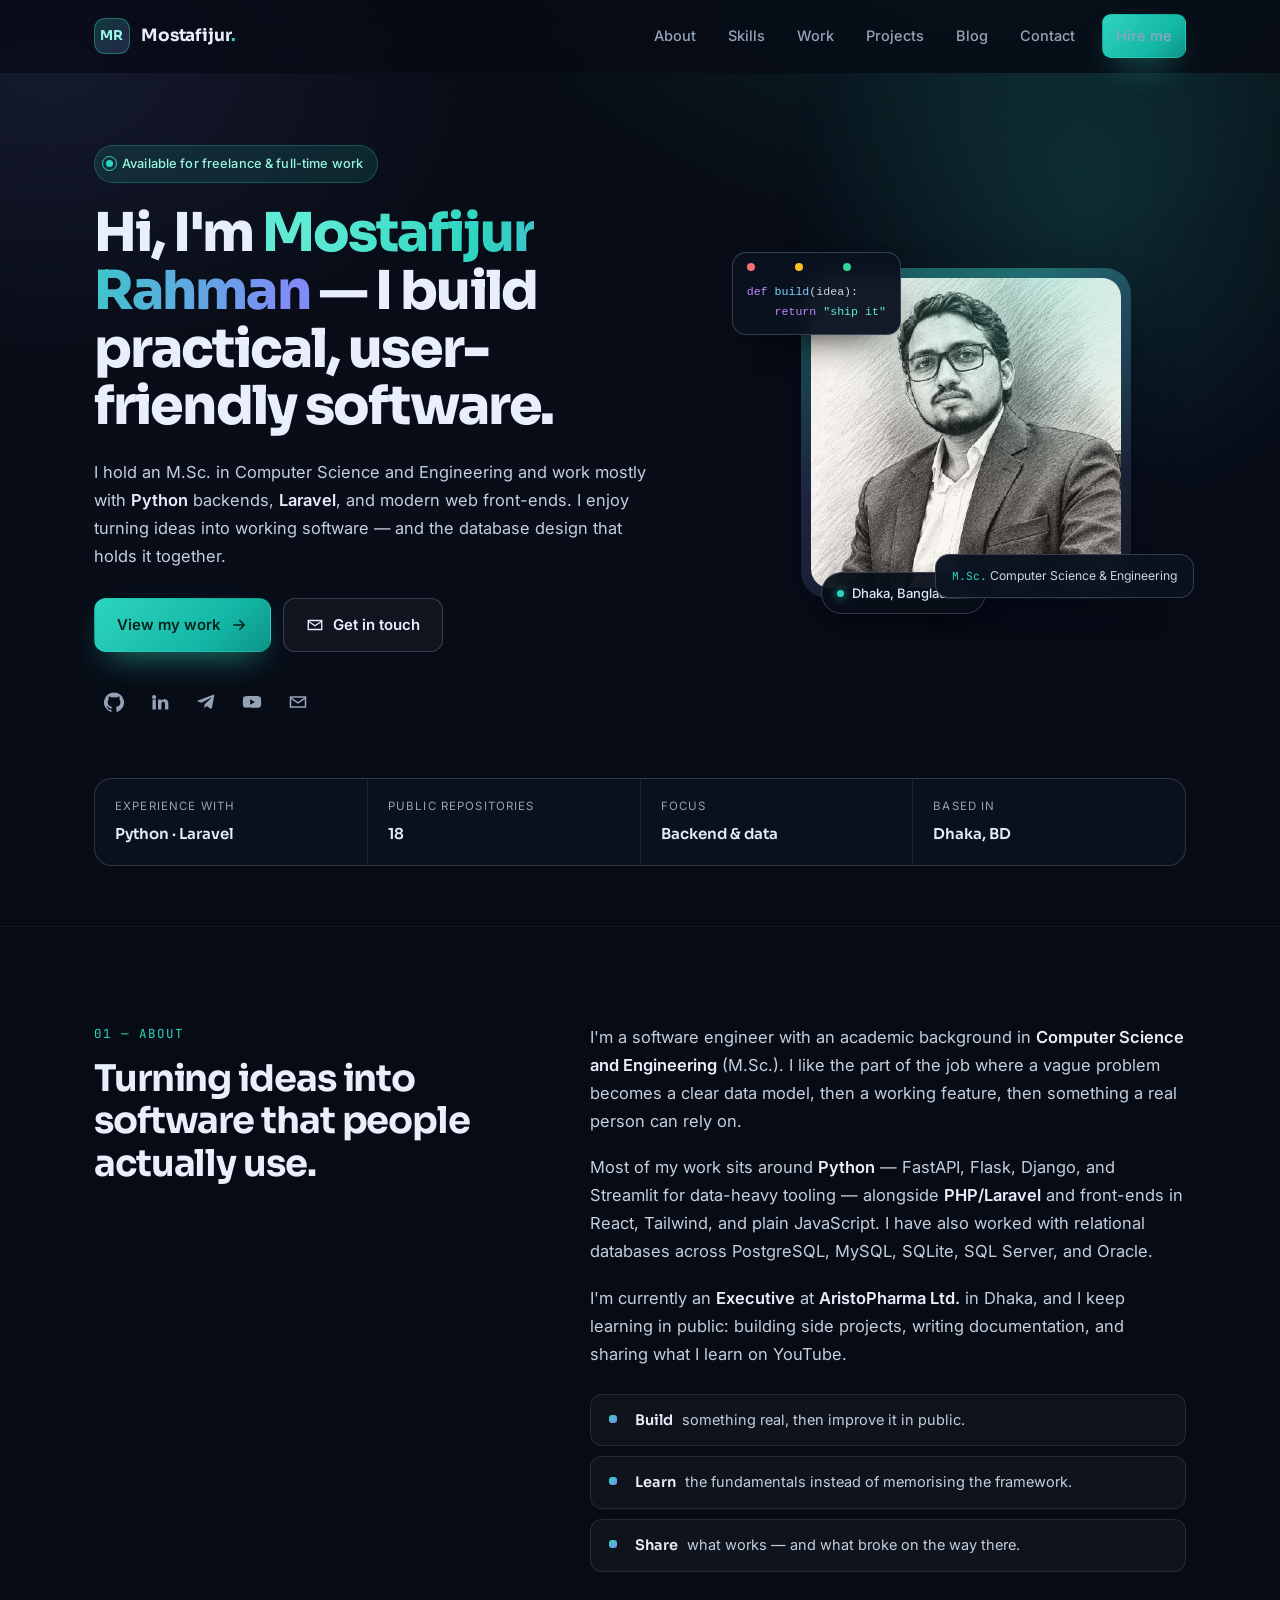
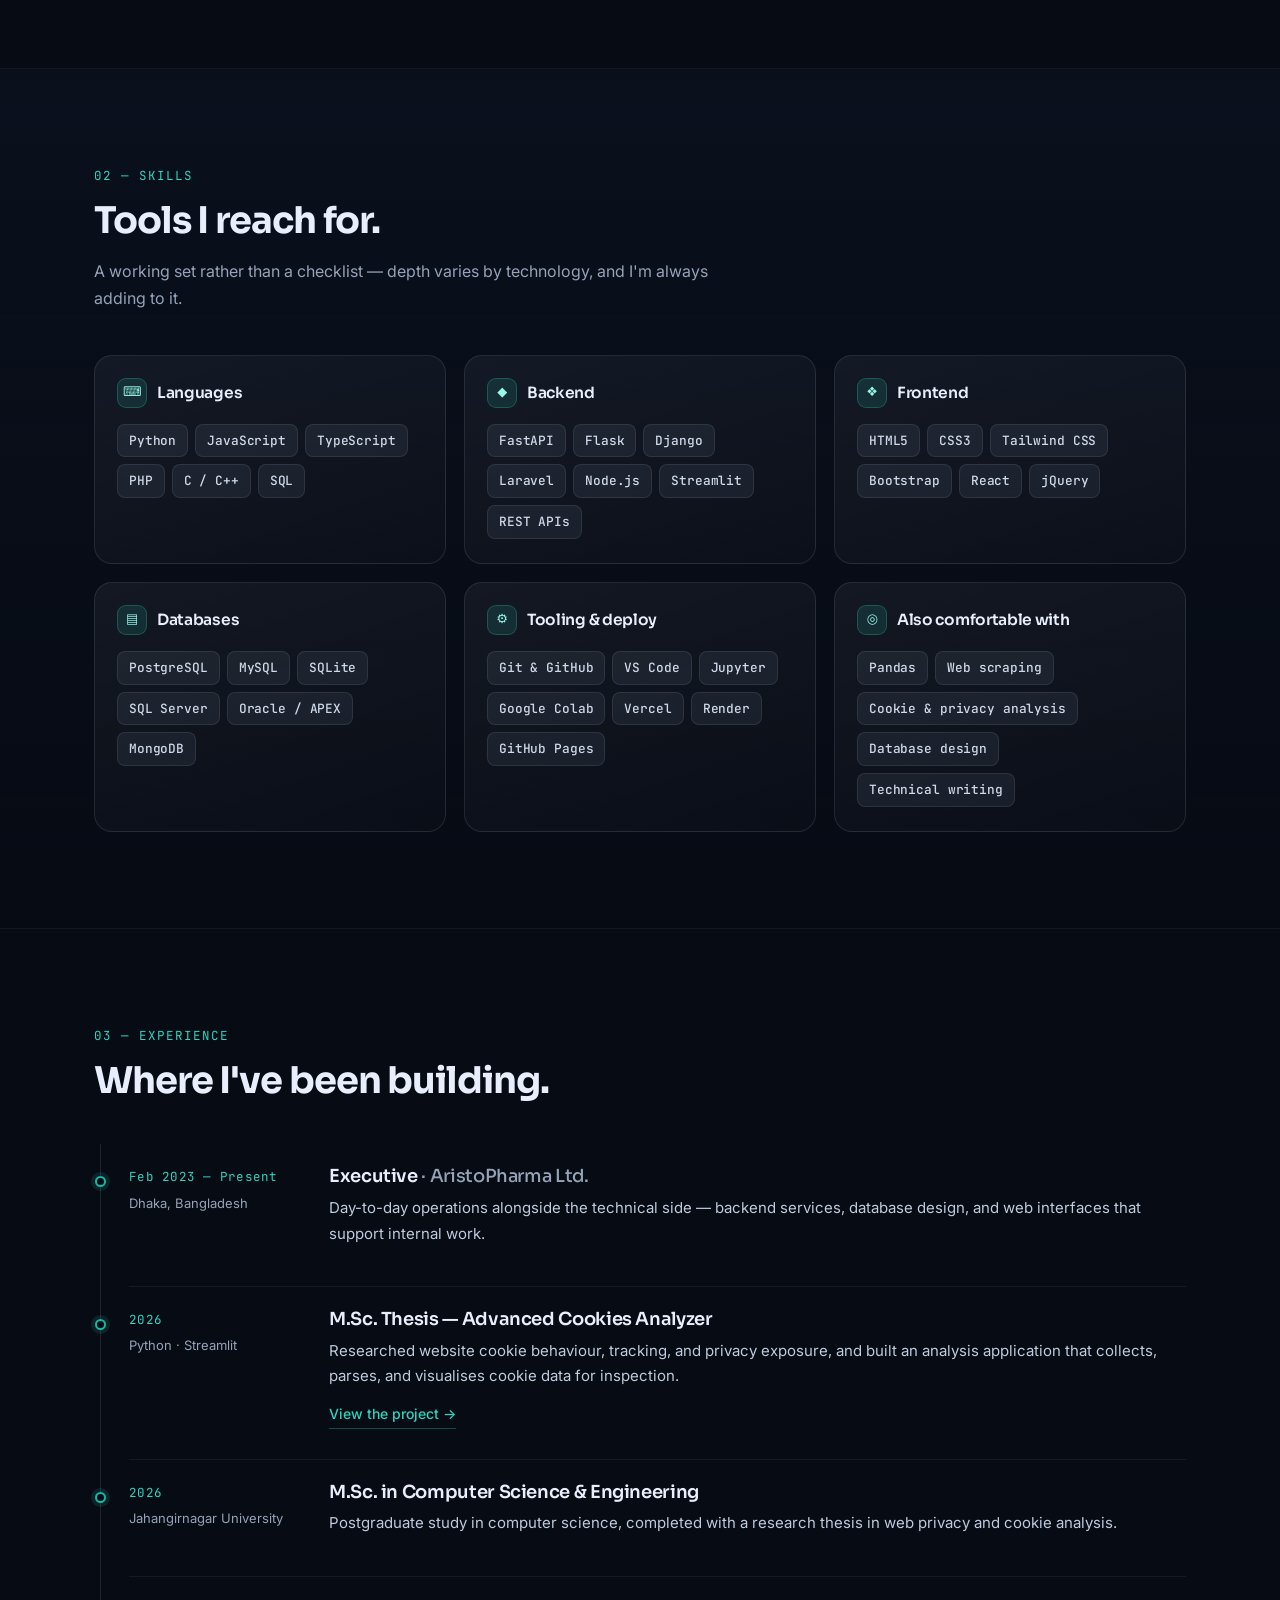
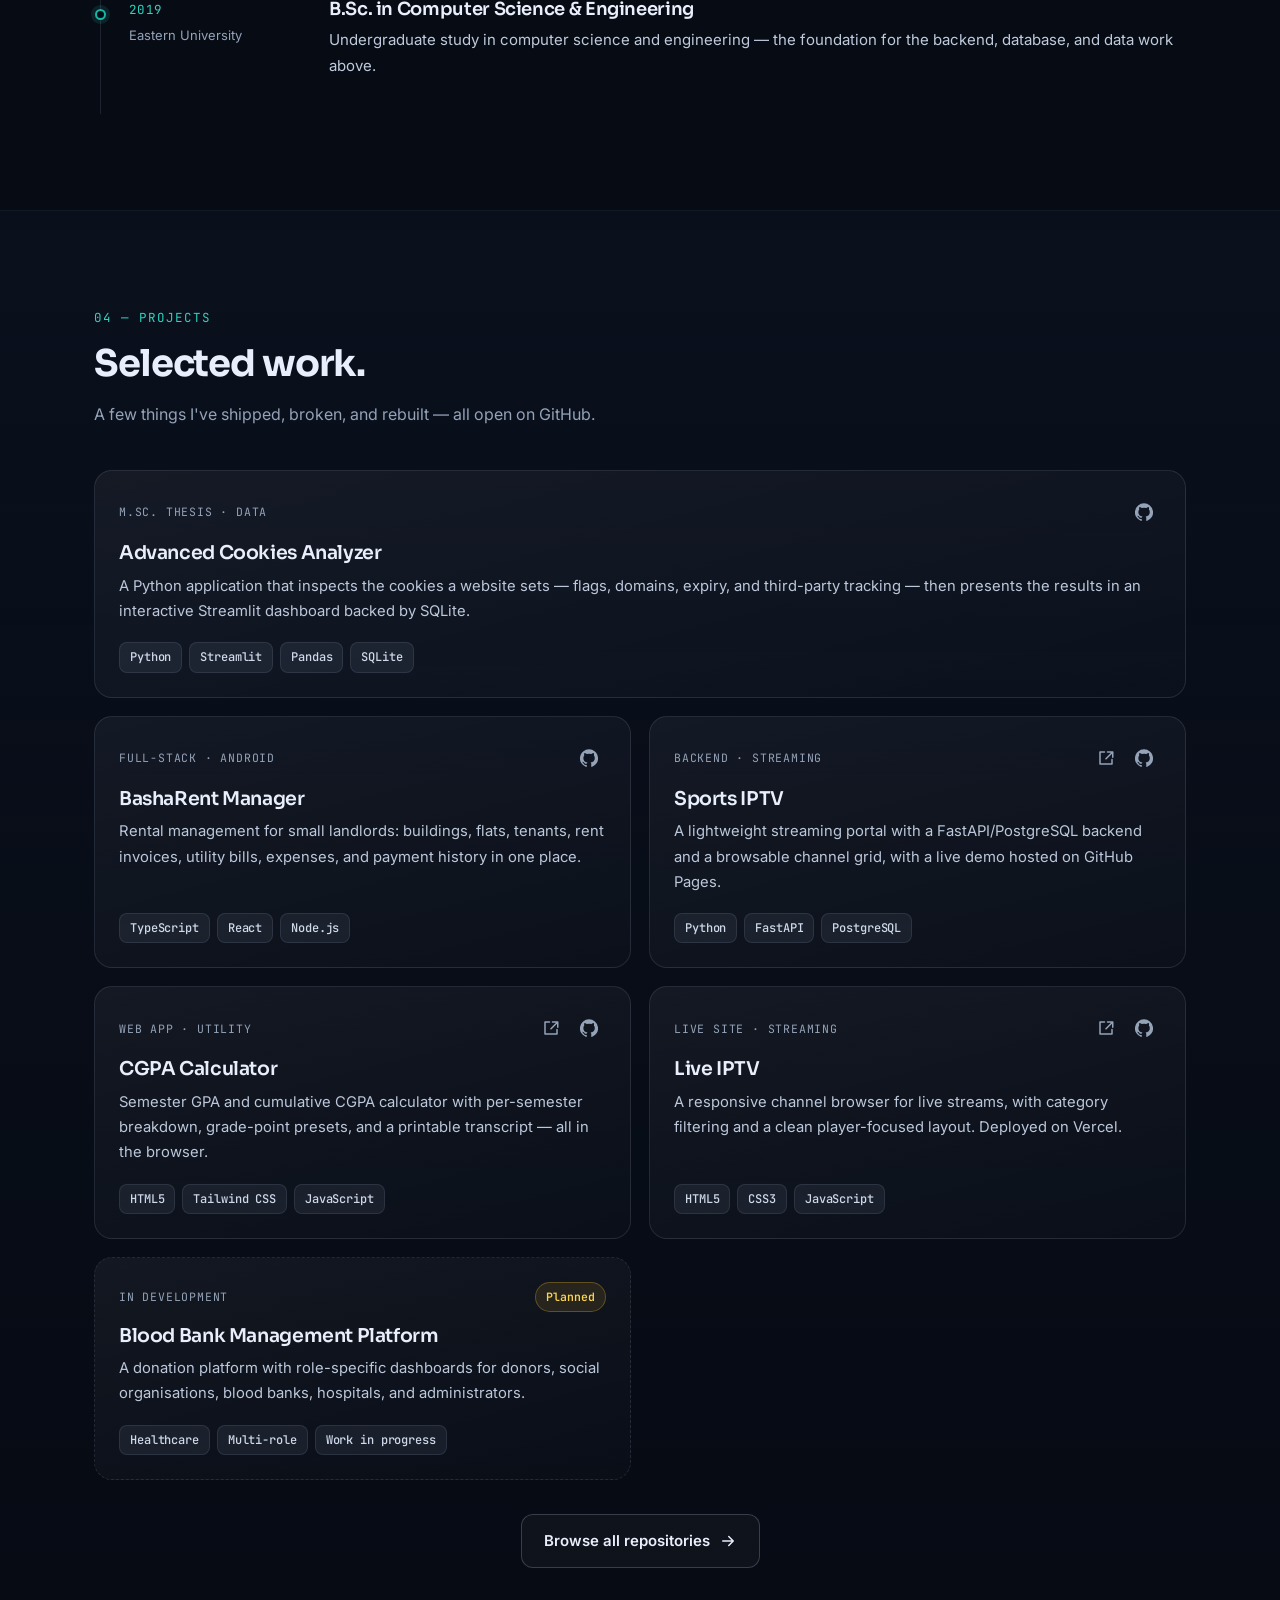
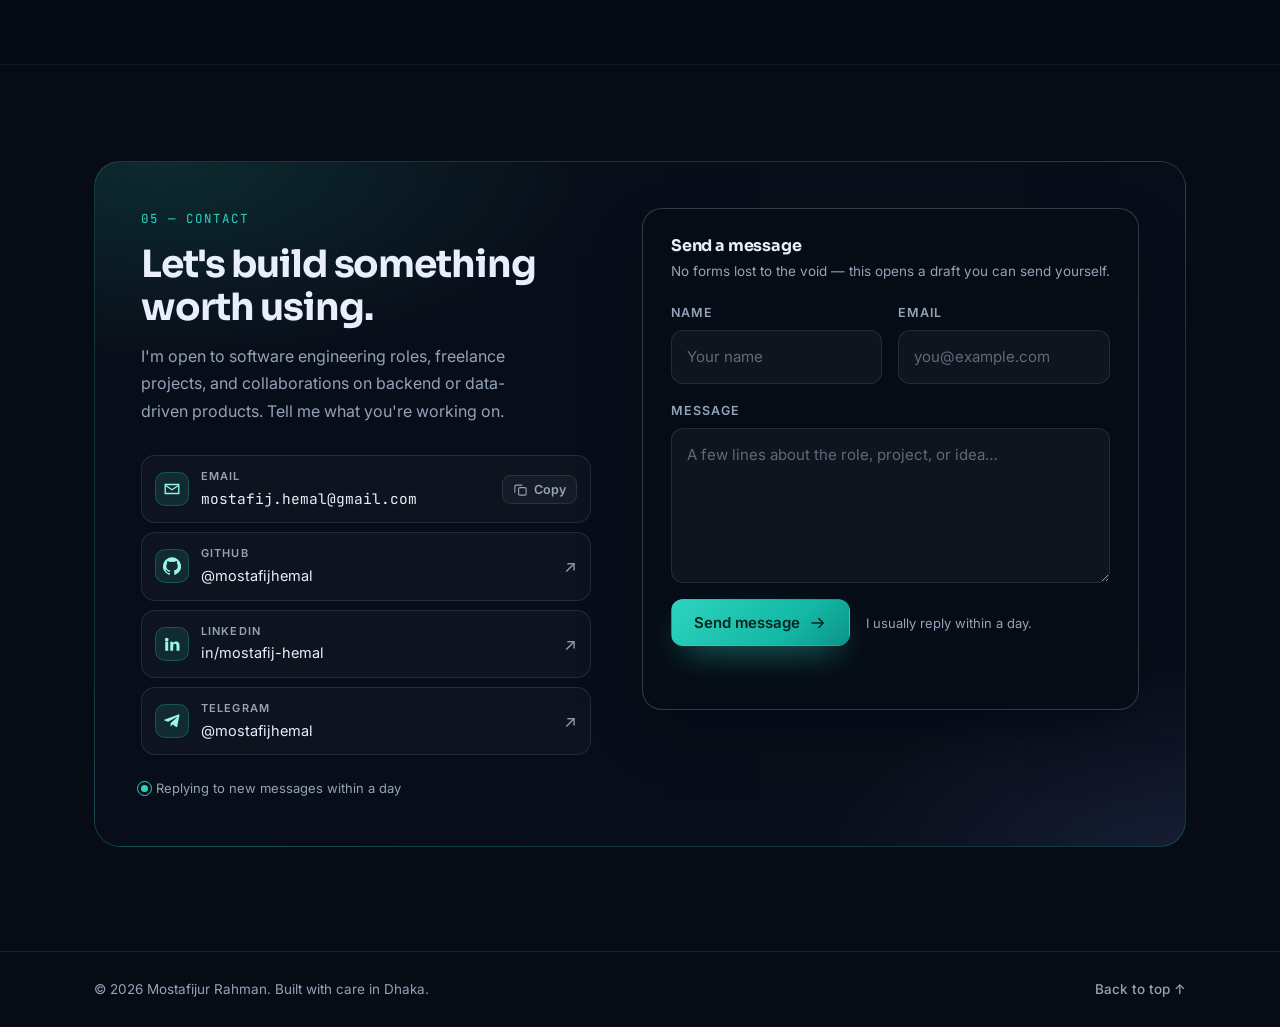
<file: index.html>
<!DOCTYPE html>
<html lang="en">
<head>
  <meta charset="UTF-8" />
  <meta name="viewport" content="width=device-width, initial-scale=1.0" />
  <title>Mostafijur Rahman — Software Engineer</title>
  <meta name="description" content="Mostafijur Rahman — Software Engineer based in Dhaka, Bangladesh. Python backend development, Laravel, and data-driven web applications." />
  <meta name="theme-color" content="#0b1220" />
  <link rel="icon" href="assets/favicon.svg" type="image/svg+xml" />
  <link rel="preconnect" href="https://fonts.googleapis.com" />
  <link rel="preconnect" href="https://fonts.gstatic.com" crossorigin />
  <link href="https://fonts.googleapis.com/css2?family=Sora:wght@400;600;700;800&family=Inter:wght@400;500;600&family=JetBrains+Mono:wght@400;500&display=swap" rel="stylesheet" />
  <link rel="stylesheet" href="styles.css" />
  <noscript>
    <style>.reveal { opacity: 1 !important; transform: none !important; }</style>
  </noscript>
</head>
<body>
  <a class="skip-link" href="#main">Skip to content</a>

  <header class="site-header" id="top">
    <nav class="nav container" aria-label="Primary">
      <a class="brand" href="#top" aria-label="Mostafijur Rahman — home">
        <span class="brand-mark">MR</span>
        <span class="brand-name">Mostafijur<span class="dot">.</span></span>
      </a>

      <button class="nav-toggle" id="navToggle" aria-expanded="false" aria-controls="navMenu" aria-label="Toggle navigation">
        <span></span><span></span><span></span>
      </button>

      <ul class="nav-menu" id="navMenu">
        <li><a href="#about">About</a></li>
        <li><a href="#skills">Skills</a></li>
        <li><a href="#work">Work</a></li>
        <li><a href="#projects">Projects</a></li>
        <li><a href="blog.html">Blog</a></li>
        <li><a href="#contact">Contact</a></li>
        <li class="nav-cta"><a class="btn btn-sm btn-primary" href="mailto:mostafij.hemal@gmail.com">Hire me</a></li>
      </ul>
    </nav>
  </header>

  <main id="main">
    <!-- ── Hero ───────────────────────────────────────────── -->
    <section class="hero">
      <div class="hero-glow" aria-hidden="true"></div>
      <div class="container hero-inner">
        <div class="hero-copy">
          <p class="eyebrow"><span class="pulse" aria-hidden="true"></span> Available for freelance &amp; full-time work</p>

          <h1>
            Hi, I'm <span class="gradient-text">Mostafijur Rahman</span> —
            I build practical, user-friendly software.
          </h1>

          <p class="hero-lede">
            I hold an M.Sc. in Computer Science and Engineering and work mostly with
            <strong>Python</strong> backends, <strong>Laravel</strong>, and modern web
            front-ends. I enjoy turning ideas into working software — and the database
            design that holds it together.
          </p>

          <div class="hero-actions">
            <a class="btn btn-primary" href="#projects">
              View my work
              <svg viewBox="0 0 24 24" width="18" height="18" aria-hidden="true"><path d="M5 12h14M13 6l6 6-6 6" fill="none" stroke="currentColor" stroke-width="2" stroke-linecap="round" stroke-linejoin="round"/></svg>
            </a>
            <a class="btn btn-ghost" href="mailto:mostafij.hemal@gmail.com">
              <svg viewBox="0 0 24 24" width="18" height="18" aria-hidden="true"><path d="M3 6h18v12H3z" fill="none" stroke="currentColor" stroke-width="1.8"/><path d="m3 7 9 6 9-6" fill="none" stroke="currentColor" stroke-width="1.8"/></svg>
              Get in touch
            </a>
          </div>

          <ul class="hero-socials" aria-label="Elsewhere on the internet">
            <li><a href="https://github.com/mostafijhemal" target="_blank" rel="noopener noreferrer" aria-label="GitHub">
              <svg viewBox="0 0 24 24" width="20" height="20" aria-hidden="true"><path fill="currentColor" d="M12 .5a12 12 0 0 0-3.8 23.4c.6.1.8-.3.8-.6v-2c-3.3.7-4-1.6-4-1.6-.6-1.4-1.4-1.8-1.4-1.8-1.1-.8.1-.8.1-.8 1.2.1 1.9 1.3 1.9 1.3 1.1 1.9 2.9 1.3 3.6 1 .1-.8.4-1.3.8-1.6-2.7-.3-5.5-1.3-5.5-5.9 0-1.3.5-2.4 1.2-3.2-.1-.3-.5-1.5.1-3.2 0 0 1-.3 3.3 1.2a11.5 11.5 0 0 1 6 0c2.3-1.5 3.3-1.2 3.3-1.2.6 1.7.2 2.9.1 3.2.8.8 1.2 1.9 1.2 3.2 0 4.6-2.8 5.6-5.5 5.9.4.4.8 1.1.8 2.2v3.3c0 .3.2.7.8.6A12 12 0 0 0 12 .5Z"/></svg>
            </a></li>
            <li><a href="https://www.linkedin.com/in/mostafij-hemal" target="_blank" rel="noopener noreferrer" aria-label="LinkedIn">
              <svg viewBox="0 0 24 24" width="20" height="20" aria-hidden="true"><path fill="currentColor" d="M4.98 3.5a2.5 2.5 0 1 1 0 5 2.5 2.5 0 0 1 0-5ZM3 9h4v12H3V9Zm6.5 0h3.8v1.7h.05c.53-1 1.83-2.05 3.77-2.05C21.1 8.65 22 11 22 14.1V21h-4v-6.1c0-1.45-.03-3.3-2.02-3.3-2.02 0-2.33 1.57-2.33 3.2V21h-4V9Z"/></svg>
            </a></li>
            <li><a href="https://t.me/mostafijhemal" target="_blank" rel="noopener noreferrer" aria-label="Telegram">
              <svg viewBox="0 0 24 24" width="20" height="20" aria-hidden="true"><path fill="currentColor" d="M21.9 4.3 19 19.2c-.2 1-.8 1.2-1.6.8l-4.4-3.3-2.1 2c-.2.3-.4.4-.9.4l.3-4.5 8.2-7.4c.4-.3-.1-.5-.6-.2L6.7 12.9 2.4 11.5c-.9-.3-1-.9.2-1.4l18-6.9c.8-.3 1.5.2 1.3 1.1Z"/></svg>
            </a></li>
            <li><a href="https://youtube.com/@MostafijHimel" target="_blank" rel="noopener noreferrer" aria-label="YouTube">
              <svg viewBox="0 0 24 24" width="20" height="20" aria-hidden="true"><path fill="currentColor" d="M23 12s0-3.3-.4-4.9a2.5 2.5 0 0 0-1.8-1.8C19.2 4.9 12 4.9 12 4.9s-7.2 0-8.8.4A2.5 2.5 0 0 0 1.4 7.1C1 8.7 1 12 1 12s0 3.3.4 4.9a2.5 2.5 0 0 0 1.8 1.8c1.6.4 8.8.4 8.8.4s7.2 0 8.8-.4a2.5 2.5 0 0 0 1.8-1.8C23 15.3 23 12 23 12ZM9.8 15.3V8.7l5.7 3.3-5.7 3.3Z"/></svg>
            </a></li>
            <li><a href="mailto:mostafij.hemal@gmail.com" aria-label="Email">
              <svg viewBox="0 0 24 24" width="20" height="20" aria-hidden="true"><path d="M3 6h18v12H3z" fill="none" stroke="currentColor" stroke-width="1.8"/><path d="m3 7 9 6 9-6" fill="none" stroke="currentColor" stroke-width="1.8"/></svg>
            </a></li>
          </ul>
        </div>

        <div class="hero-visual">
          <div class="portrait-card">
            <img src="assets/avatar.png" alt="Portrait of Mostafijur Rahman" width="460" height="460" />
            <div class="portrait-badge">
              <span class="badge-dot" aria-hidden="true"></span>
              Dhaka, Bangladesh
            </div>
          </div>
          <div class="code-chip code-chip--one" aria-hidden="true">
            <span class="dot red"></span><span class="dot yellow"></span><span class="dot green"></span>
            <pre><code><span class="k">def</span> <span class="f">build</span>(idea):
    <span class="k">return</span> <span class="s">"ship it"</span></code></pre>
          </div>
          <div class="code-chip code-chip--two" aria-hidden="true">
            <p><span class="mono">M.Sc.</span> Computer Science &amp; Engineering</p>
          </div>
        </div>
      </div>

      <div class="container">
        <dl class="stats">
          <div class="stat"><dt>Experience with</dt><dd>Python · Laravel</dd></div>
          <div class="stat"><dt>Public repositories</dt><dd>18</dd></div>
          <div class="stat"><dt>Focus</dt><dd>Backend &amp; data</dd></div>
          <div class="stat"><dt>Based in</dt><dd>Dhaka, BD</dd></div>
        </dl>
      </div>
    </section>

    <!-- ── About ──────────────────────────────────────────── -->
    <section class="section" id="about">
      <div class="container two-col">
        <div class="section-head reveal">
          <p class="section-kicker">01 — About</p>
          <h2>Turning ideas into software that people actually use.</h2>
        </div>

        <div class="about-body reveal">
          <p>
            I'm a software engineer with an academic background in
            <strong>Computer Science and Engineering</strong> (M.Sc.). I like the part of
            the job where a vague problem becomes a clear data model, then a working
            feature, then something a real person can rely on.
          </p>
          <p>
            Most of my work sits around <strong>Python</strong> — FastAPI, Flask, Django,
            and Streamlit for data-heavy tooling — alongside <strong>PHP/Laravel</strong>
            and front-ends in React, Tailwind, and plain JavaScript. I have also worked
            with relational databases across PostgreSQL, MySQL, SQLite, SQL Server, and
            Oracle.
          </p>
          <p>
            I'm currently an <strong>Executive</strong> at <strong>AristoPharma Ltd.</strong>
            in Dhaka, and I keep learning in public: building side projects, writing
            documentation, and sharing what I learn on YouTube.
          </p>

          <ul class="principles">
            <li><span>Build</span> something real, then improve it in public.</li>
            <li><span>Learn</span> the fundamentals instead of memorising the framework.</li>
            <li><span>Share</span> what works — and what broke on the way there.</li>
          </ul>
        </div>
      </div>
    </section>

    <!-- ── Skills ─────────────────────────────────────────── -->
    <section class="section section--alt" id="skills">
      <div class="container">
        <div class="section-head reveal">
          <p class="section-kicker">02 — Skills</p>
          <h2>Tools I reach for.</h2>
          <p class="section-sub">A working set rather than a checklist — depth varies by technology, and I'm always adding to it.</p>
        </div>

        <div class="skill-grid">
          <article class="skill-card reveal tilt">
            <h3><span class="skill-icon" aria-hidden="true">⌨</span> Languages</h3>
            <ul class="tags">
              <li>Python</li><li>JavaScript</li><li>TypeScript</li><li>PHP</li><li>C / C++</li><li>SQL</li>
            </ul>
          </article>

          <article class="skill-card reveal tilt">
            <h3><span class="skill-icon" aria-hidden="true">◆</span> Backend</h3>
            <ul class="tags">
              <li>FastAPI</li><li>Flask</li><li>Django</li><li>Laravel</li><li>Node.js</li><li>Streamlit</li><li>REST APIs</li>
            </ul>
          </article>

          <article class="skill-card reveal tilt">
            <h3><span class="skill-icon" aria-hidden="true">❖</span> Frontend</h3>
            <ul class="tags">
              <li>HTML5</li><li>CSS3</li><li>Tailwind CSS</li><li>Bootstrap</li><li>React</li><li>jQuery</li>
            </ul>
          </article>

          <article class="skill-card reveal tilt">
            <h3><span class="skill-icon" aria-hidden="true">▤</span> Databases</h3>
            <ul class="tags">
              <li>PostgreSQL</li><li>MySQL</li><li>SQLite</li><li>SQL Server</li><li>Oracle / APEX</li><li>MongoDB</li>
            </ul>
          </article>

          <article class="skill-card reveal tilt">
            <h3><span class="skill-icon" aria-hidden="true">⚙</span> Tooling &amp; deploy</h3>
            <ul class="tags">
              <li>Git &amp; GitHub</li><li>VS Code</li><li>Jupyter</li><li>Google Colab</li><li>Vercel</li><li>Render</li><li>GitHub Pages</li>
            </ul>
          </article>

          <article class="skill-card reveal tilt">
            <h3><span class="skill-icon" aria-hidden="true">◎</span> Also comfortable with</h3>
            <ul class="tags">
              <li>Pandas</li><li>Web scraping</li><li>Cookie &amp; privacy analysis</li><li>Database design</li><li>Technical writing</li>
            </ul>
          </article>
        </div>
      </div>
    </section>

    <!-- ── Experience / Education ─────────────────────────── -->
    <section class="section" id="work">
      <div class="container">
        <div class="section-head reveal">
          <p class="section-kicker">03 — Experience</p>
          <h2>Where I've been building.</h2>
        </div>

        <div class="timeline">
          <article class="timeline-item reveal">
            <div class="timeline-dot" aria-hidden="true"></div>
            <div class="timeline-meta">
              <p class="timeline-when">Feb 2023 — Present</p>
              <p class="timeline-place">Dhaka, Bangladesh</p>
            </div>
            <div class="timeline-body">
              <h3>Executive <span class="muted">· AristoPharma Ltd.</span></h3>
              <p>
                Day-to-day operations alongside the technical side — backend services,
                database design, and web interfaces that support internal work.
              </p>
            </div>
          </article>

          <article class="timeline-item reveal">
            <div class="timeline-dot" aria-hidden="true"></div>
            <div class="timeline-meta">
              <p class="timeline-when">2026</p>
              <p class="timeline-place">Python · Streamlit</p>
            </div>
            <div class="timeline-body">
              <h3>M.Sc. Thesis — Advanced Cookies Analyzer</h3>
              <p>
                Researched website cookie behaviour, tracking, and privacy exposure, and
                built an analysis application that collects, parses, and visualises cookie
                data for inspection.
              </p>
              <a class="text-link" href="https://github.com/mostafijhemal/advanced-cookies-analyzer" target="_blank" rel="noopener noreferrer">View the project →</a>
            </div>
          </article>

          <article class="timeline-item reveal">
            <div class="timeline-dot" aria-hidden="true"></div>
            <div class="timeline-meta">
              <p class="timeline-when">2026</p>
              <p class="timeline-place">Jahangirnagar University</p>
            </div>
            <div class="timeline-body">
              <h3>M.Sc. in Computer Science &amp; Engineering</h3>
              <p>
                Postgraduate study in computer science, completed with a research thesis
                in web privacy and cookie analysis.
              </p>
            </div>
          </article>

          <article class="timeline-item reveal">
            <div class="timeline-dot" aria-hidden="true"></div>
            <div class="timeline-meta">
              <p class="timeline-when">2019</p>
              <p class="timeline-place">Eastern University</p>
            </div>
            <div class="timeline-body">
              <h3>B.Sc. in Computer Science &amp; Engineering</h3>
              <p>
                Undergraduate study in computer science and engineering — the foundation
                for the backend, database, and data work above.
              </p>
            </div>
          </article>
        </div>
      </div>
    </section>

    <!-- ── Projects ───────────────────────────────────────── -->
    <section class="section section--alt" id="projects">
      <div class="container">
        <div class="section-head reveal">
          <p class="section-kicker">04 — Projects</p>
          <h2>Selected work.</h2>
          <p class="section-sub">A few things I've shipped, broken, and rebuilt — all open on GitHub.</p>
        </div>

        <div class="project-grid">
          <article class="project-card reveal tilt project-card--wide">
            <div class="project-top">
              <span class="project-type">M.Sc. thesis · Data</span>
              <div class="project-links">
                <a href="https://github.com/mostafijhemal/advanced-cookies-analyzer" target="_blank" rel="noopener noreferrer" aria-label="Advanced Cookies Analyzer source code">
                  <svg viewBox="0 0 24 24" width="18" height="18" aria-hidden="true"><path fill="currentColor" d="M12 .5a12 12 0 0 0-3.8 23.4c.6.1.8-.3.8-.6v-2c-3.3.7-4-1.6-4-1.6-.6-1.4-1.4-1.8-1.4-1.8-1.1-.8.1-.8.1-.8 1.2.1 1.9 1.3 1.9 1.3 1.1 1.9 2.9 1.3 3.6 1 .1-.8.4-1.3.8-1.6-2.7-.3-5.5-1.3-5.5-5.9 0-1.3.5-2.4 1.2-3.2-.1-.3-.5-1.5.1-3.2 0 0 1-.3 3.3 1.2a11.5 11.5 0 0 1 6 0c2.3-1.5 3.3-1.2 3.3-1.2.6 1.7.2 2.9.1 3.2.8.8 1.2 1.9 1.2 3.2 0 4.6-2.8 5.6-5.5 5.9.4.4.8 1.1.8 2.2v3.3c0 .3.2.7.8.6A12 12 0 0 0 12 .5Z"/></svg>
                </a>
              </div>
            </div>
            <h3>Advanced Cookies Analyzer</h3>
            <p>
              A Python application that inspects the cookies a website sets — flags,
              domains, expiry, and third-party tracking — then presents the results in an
              interactive Streamlit dashboard backed by SQLite.
            </p>
            <ul class="tags tags--sm">
              <li>Python</li><li>Streamlit</li><li>Pandas</li><li>SQLite</li>
            </ul>
          </article>

          <article class="project-card reveal tilt">
            <div class="project-top">
              <span class="project-type">Full-stack · Android</span>
              <div class="project-links">
                <a href="https://github.com/mostafijhemal/basharent-manager" target="_blank" rel="noopener noreferrer" aria-label="BashaRent Manager source code">
                  <svg viewBox="0 0 24 24" width="18" height="18" aria-hidden="true"><path fill="currentColor" d="M12 .5a12 12 0 0 0-3.8 23.4c.6.1.8-.3.8-.6v-2c-3.3.7-4-1.6-4-1.6-.6-1.4-1.4-1.8-1.4-1.8-1.1-.8.1-.8.1-.8 1.2.1 1.9 1.3 1.9 1.3 1.1 1.9 2.9 1.3 3.6 1 .1-.8.4-1.3.8-1.6-2.7-.3-5.5-1.3-5.5-5.9 0-1.3.5-2.4 1.2-3.2-.1-.3-.5-1.5.1-3.2 0 0 1-.3 3.3 1.2a11.5 11.5 0 0 1 6 0c2.3-1.5 3.3-1.2 3.3-1.2.6 1.7.2 2.9.1 3.2.8.8 1.2 1.9 1.2 3.2 0 4.6-2.8 5.6-5.5 5.9.4.4.8 1.1.8 2.2v3.3c0 .3.2.7.8.6A12 12 0 0 0 12 .5Z"/></svg>
                </a>
              </div>
            </div>
            <h3>BashaRent Manager</h3>
            <p>
              Rental management for small landlords: buildings, flats, tenants, rent
              invoices, utility bills, expenses, and payment history in one place.
            </p>
            <ul class="tags tags--sm">
              <li>TypeScript</li><li>React</li><li>Node.js</li>
            </ul>
          </article>

          <article class="project-card reveal tilt">
            <div class="project-top">
              <span class="project-type">Backend · Streaming</span>
              <div class="project-links">
                <a href="https://mostafijhemal.github.io/sports-iptv-backend/" target="_blank" rel="noopener noreferrer" aria-label="Sports IPTV live demo">
                  <svg viewBox="0 0 24 24" width="18" height="18" aria-hidden="true"><path d="M14 4h7v7M21 4l-9 9M10 4H4v16h16v-6" fill="none" stroke="currentColor" stroke-width="2" stroke-linecap="round" stroke-linejoin="round"/></svg>
                </a>
                <a href="https://github.com/mostafijhemal/sports-iptv-backend" target="_blank" rel="noopener noreferrer" aria-label="Sports IPTV source code">
                  <svg viewBox="0 0 24 24" width="18" height="18" aria-hidden="true"><path fill="currentColor" d="M12 .5a12 12 0 0 0-3.8 23.4c.6.1.8-.3.8-.6v-2c-3.3.7-4-1.6-4-1.6-.6-1.4-1.4-1.8-1.4-1.8-1.1-.8.1-.8.1-.8 1.2.1 1.9 1.3 1.9 1.3 1.1 1.9 2.9 1.3 3.6 1 .1-.8.4-1.3.8-1.6-2.7-.3-5.5-1.3-5.5-5.9 0-1.3.5-2.4 1.2-3.2-.1-.3-.5-1.5.1-3.2 0 0 1-.3 3.3 1.2a11.5 11.5 0 0 1 6 0c2.3-1.5 3.3-1.2 3.3-1.2.6 1.7.2 2.9.1 3.2.8.8 1.2 1.9 1.2 3.2 0 4.6-2.8 5.6-5.5 5.9.4.4.8 1.1.8 2.2v3.3c0 .3.2.7.8.6A12 12 0 0 0 12 .5Z"/></svg>
                </a>
              </div>
            </div>
            <h3>Sports IPTV</h3>
            <p>
              A lightweight streaming portal with a FastAPI/PostgreSQL backend and a
              browsable channel grid, with a live demo hosted on GitHub Pages.
            </p>
            <ul class="tags tags--sm">
              <li>Python</li><li>FastAPI</li><li>PostgreSQL</li>
            </ul>
          </article>

          <article class="project-card reveal tilt">
            <div class="project-top">
              <span class="project-type">Web app · Utility</span>
              <div class="project-links">
                <a href="https://mostafijhemal.github.io/CGPA_Calculator/" target="_blank" rel="noopener noreferrer" aria-label="CGPA Calculator live demo">
                  <svg viewBox="0 0 24 24" width="18" height="18" aria-hidden="true"><path d="M14 4h7v7M21 4l-9 9M10 4H4v16h16v-6" fill="none" stroke="currentColor" stroke-width="2" stroke-linecap="round" stroke-linejoin="round"/></svg>
                </a>
                <a href="https://github.com/mostafijhemal/CGPA_Calculator" target="_blank" rel="noopener noreferrer" aria-label="CGPA Calculator source code">
                  <svg viewBox="0 0 24 24" width="18" height="18" aria-hidden="true"><path fill="currentColor" d="M12 .5a12 12 0 0 0-3.8 23.4c.6.1.8-.3.8-.6v-2c-3.3.7-4-1.6-4-1.6-.6-1.4-1.4-1.8-1.4-1.8-1.1-.8.1-.8.1-.8 1.2.1 1.9 1.3 1.9 1.3 1.1 1.9 2.9 1.3 3.6 1 .1-.8.4-1.3.8-1.6-2.7-.3-5.5-1.3-5.5-5.9 0-1.3.5-2.4 1.2-3.2-.1-.3-.5-1.5.1-3.2 0 0 1-.3 3.3 1.2a11.5 11.5 0 0 1 6 0c2.3-1.5 3.3-1.2 3.3-1.2.6 1.7.2 2.9.1 3.2.8.8 1.2 1.9 1.2 3.2 0 4.6-2.8 5.6-5.5 5.9.4.4.8 1.1.8 2.2v3.3c0 .3.2.7.8.6A12 12 0 0 0 12 .5Z"/></svg>
                </a>
              </div>
            </div>
            <h3>CGPA Calculator</h3>
            <p>
              Semester GPA and cumulative CGPA calculator with per-semester breakdown,
              grade-point presets, and a printable transcript — all in the browser.
            </p>
            <ul class="tags tags--sm">
              <li>HTML5</li><li>Tailwind CSS</li><li>JavaScript</li>
            </ul>
          </article>

          <article class="project-card reveal tilt">
            <div class="project-top">
              <span class="project-type">Live site · Streaming</span>
              <div class="project-links">
                <a href="https://iptv-live24.vercel.app" target="_blank" rel="noopener noreferrer" aria-label="Live IPTV live demo">
                  <svg viewBox="0 0 24 24" width="18" height="18" aria-hidden="true"><path d="M14 4h7v7M21 4l-9 9M10 4H4v16h16v-6" fill="none" stroke="currentColor" stroke-width="2" stroke-linecap="round" stroke-linejoin="round"/></svg>
                </a>
                <a href="https://github.com/mostafijhemal/Live-iptv" target="_blank" rel="noopener noreferrer" aria-label="Live IPTV source code">
                  <svg viewBox="0 0 24 24" width="18" height="18" aria-hidden="true"><path fill="currentColor" d="M12 .5a12 12 0 0 0-3.8 23.4c.6.1.8-.3.8-.6v-2c-3.3.7-4-1.6-4-1.6-.6-1.4-1.4-1.8-1.4-1.8-1.1-.8.1-.8.1-.8 1.2.1 1.9 1.3 1.9 1.3 1.1 1.9 2.9 1.3 3.6 1 .1-.8.4-1.3.8-1.6-2.7-.3-5.5-1.3-5.5-5.9 0-1.3.5-2.4 1.2-3.2-.1-.3-.5-1.5.1-3.2 0 0 1-.3 3.3 1.2a11.5 11.5 0 0 1 6 0c2.3-1.5 3.3-1.2 3.3-1.2.6 1.7.2 2.9.1 3.2.8.8 1.2 1.9 1.2 3.2 0 4.6-2.8 5.6-5.5 5.9.4.4.8 1.1.8 2.2v3.3c0 .3.2.7.8.6A12 12 0 0 0 12 .5Z"/></svg>
                </a>
              </div>
            </div>
            <h3>Live IPTV</h3>
            <p>
              A responsive channel browser for live streams, with category filtering and
              a clean player-focused layout. Deployed on Vercel.
            </p>
            <ul class="tags tags--sm">
              <li>HTML5</li><li>CSS3</li><li>JavaScript</li>
            </ul>
          </article>

          <article class="project-card reveal tilt project-card--soon">
            <div class="project-top">
              <span class="project-type">In development</span>
              <span class="status-pill">Planned</span>
            </div>
            <h3>Blood Bank Management Platform</h3>
            <p>
              A donation platform with role-specific dashboards for donors, social
              organisations, blood banks, hospitals, and administrators.
            </p>
            <ul class="tags tags--sm">
              <li>Healthcare</li><li>Multi-role</li><li>Work in progress</li>
            </ul>
          </article>
        </div>

        <p class="projects-more reveal">
          <a class="btn btn-ghost" href="https://github.com/mostafijhemal?tab=repositories" target="_blank" rel="noopener noreferrer">
            Browse all repositories
            <svg viewBox="0 0 24 24" width="18" height="18" aria-hidden="true"><path d="M5 12h14M13 6l6 6-6 6" fill="none" stroke="currentColor" stroke-width="2" stroke-linecap="round" stroke-linejoin="round"/></svg>
          </a>
        </p>
      </div>
    </section>

    <!-- ── Contact ────────────────────────────────────────── -->
    <section class="section contact" id="contact">
      <div class="container">
        <div class="contact-panel reveal">
          <div class="contact-intro">
            <p class="section-kicker">
              05 — Contact
            </p>
            <h2>Let's build something worth using.</h2>
            <p class="section-sub">
              I'm open to software engineering roles, freelance projects, and collaborations
              on backend or data-driven products. Tell me what you're working on.
            </p>

            <ul class="contact-channels">
              <li class="channel">
                <span class="channel-icon" aria-hidden="true">
                  <svg viewBox="0 0 24 24" width="18" height="18"><path d="M3 6h18v12H3z" fill="none" stroke="currentColor" stroke-width="1.8"/><path d="m3 7 9 6 9-6" fill="none" stroke="currentColor" stroke-width="1.8"/></svg>
                </span>
                <span class="channel-text">
                  <span class="channel-label">Email</span>
                  <a class="channel-value mono" href="mailto:mostafij.hemal@gmail.com">mostafij.hemal@gmail.com</a>
                </span>
                <button class="channel-copy" id="copyEmail" type="button" data-email="mostafij.hemal@gmail.com">
                  <svg viewBox="0 0 24 24" width="15" height="15" aria-hidden="true"><rect x="9" y="9" width="12" height="12" rx="2" fill="none" stroke="currentColor" stroke-width="1.8"/><path d="M15 5H5a2 2 0 0 0-2 2v10" fill="none" stroke="currentColor" stroke-width="1.8"/></svg>
                  <span id="copyEmailLabel">Copy</span>
                </button>
              </li>

              <li class="channel">
                <a class="channel-row" href="https://github.com/mostafijhemal" target="_blank" rel="noopener noreferrer">
                  <span class="channel-icon" aria-hidden="true">
                    <svg viewBox="0 0 24 24" width="18" height="18"><path fill="currentColor" d="M12 .5a12 12 0 0 0-3.8 23.4c.6.1.8-.3.8-.6v-2c-3.3.7-4-1.6-4-1.6-.6-1.4-1.4-1.8-1.4-1.8-1.1-.8.1-.8.1-.8 1.2.1 1.9 1.3 1.9 1.3 1.1 1.9 2.9 1.3 3.6 1 .1-.8.4-1.3.8-1.6-2.7-.3-5.5-1.3-5.5-5.9 0-1.3.5-2.4 1.2-3.2-.1-.3-.5-1.5.1-3.2 0 0 1-.3 3.3 1.2a11.5 11.5 0 0 1 6 0c2.3-1.5 3.3-1.2 3.3-1.2.6 1.7.2 2.9.1 3.2.8.8 1.2 1.9 1.2 3.2 0 4.6-2.8 5.6-5.5 5.9.4.4.8 1.1.8 2.2v3.3c0 .3.2.7.8.6A12 12 0 0 0 12 .5Z"/></svg>
                  </span>
                  <span class="channel-text">
                    <span class="channel-label">GitHub</span>
                    <span class="channel-value">@mostafijhemal</span>
                  </span>
                  <span class="channel-arrow" aria-hidden="true">↗</span>
                </a>
              </li>

              <li class="channel">
                <a class="channel-row" href="https://www.linkedin.com/in/mostafij-hemal" target="_blank" rel="noopener noreferrer">
                  <span class="channel-icon" aria-hidden="true">
                    <svg viewBox="0 0 24 24" width="18" height="18"><path fill="currentColor" d="M4.98 3.5a2.5 2.5 0 1 1 0 5 2.5 2.5 0 0 1 0-5ZM3 9h4v12H3V9Zm6.5 0h3.8v1.7h.05c.53-1 1.83-2.05 3.77-2.05C21.1 8.65 22 11 22 14.1V21h-4v-6.1c0-1.45-.03-3.3-2.02-3.3-2.02 0-2.33 1.57-2.33 3.2V21h-4V9Z"/></svg>
                  </span>
                  <span class="channel-text">
                    <span class="channel-label">LinkedIn</span>
                    <span class="channel-value">in/mostafij-hemal</span>
                  </span>
                  <span class="channel-arrow" aria-hidden="true">↗</span>
                </a>
              </li>

              <li class="channel">
                <a class="channel-row" href="https://t.me/mostafijhemal" target="_blank" rel="noopener noreferrer">
                  <span class="channel-icon" aria-hidden="true">
                    <svg viewBox="0 0 24 24" width="18" height="18"><path fill="currentColor" d="M21.9 4.3 19 19.2c-.2 1-.8 1.2-1.6.8l-4.4-3.3-2.1 2c-.2.3-.4.4-.9.4l.3-4.5 8.2-7.4c.4-.3-.1-.5-.6-.2L6.7 12.9 2.4 11.5c-.9-.3-1-.9.2-1.4l18-6.9c.8-.3 1.5.2 1.3 1.1Z"/></svg>
                  </span>
                  <span class="channel-text">
                    <span class="channel-label">Telegram</span>
                    <span class="channel-value">@mostafijhemal</span>
                  </span>
                  <span class="channel-arrow" aria-hidden="true">↗</span>
                </a>
              </li>
            </ul>

            <p class="contact-availability">
              <span class="pulse" aria-hidden="true"></span>
              Replying to new messages within a day
            </p>
          </div>

          <div class="contact-form-card">
            <h3>Send a message</h3>
            <p class="form-intro">No forms lost to the void — this opens a draft you can send yourself.</p>

        <form class="contact-form" id="contactForm" novalidate>
          <div class="form-row">
            <div class="field">
              <label for="cf-name">Name</label>
              <input
                type="text"
                id="cf-name"
                name="name"
                placeholder="Your name"
                autocomplete="name"
                required
                minlength="2"
                maxlength="80"
                aria-describedby="cf-name-error"
              />
              <p class="field-error" id="cf-name-error" hidden></p>
            </div>

            <div class="field">
              <label for="cf-email">Email</label>
              <input
                type="email"
                id="cf-email"
                name="email"
                placeholder="you@example.com"
                autocomplete="email"
                required
                maxlength="120"
                aria-describedby="cf-email-error"
              />
              <p class="field-error" id="cf-email-error" hidden></p>
            </div>
          </div>

          <div class="field">
            <label for="cf-message">Message</label>
            <textarea
              id="cf-message"
              name="message"
              rows="5"
              placeholder="A few lines about the role, project, or idea…"
              required
              minlength="10"
              maxlength="2000"
              aria-describedby="cf-message-error"
            ></textarea>
            <p class="field-error" id="cf-message-error" hidden></p>
          </div>

          <!-- Honeypot: hidden from people, tempting to bots -->
          <div class="form-honeypot" aria-hidden="true">
            <label for="cf-company">Company</label>
            <input type="text" id="cf-company" name="_gotcha" tabindex="-1" autocomplete="off" />
          </div>

          <div class="form-actions">
            <button class="btn btn-primary" type="submit" id="cf-submit">
              <span id="cf-submit-label">Send message</span>
              <svg viewBox="0 0 24 24" width="18" height="18" aria-hidden="true"><path d="M4 12h15M13 6l6 6-6 6" fill="none" stroke="currentColor" stroke-width="2" stroke-linecap="round" stroke-linejoin="round"/></svg>
            </button>
            <p class="form-note">I usually reply within a day.</p>
          </div>

          <p class="form-status" id="cf-status" role="status" aria-live="polite"></p>
        </form>
          </div>
        </div>
      </div>
    </section>
  </main>

  <footer class="site-footer">
    <div class="container footer-inner">
      <p>© <span id="year">2026</span> Mostafijur Rahman. Built with care in Dhaka.</p>
      <a class="back-top" href="#top">Back to top ↑</a>
    </div>
  </footer>

  <script src="script.js"></script>
</body>
</html>
</file>
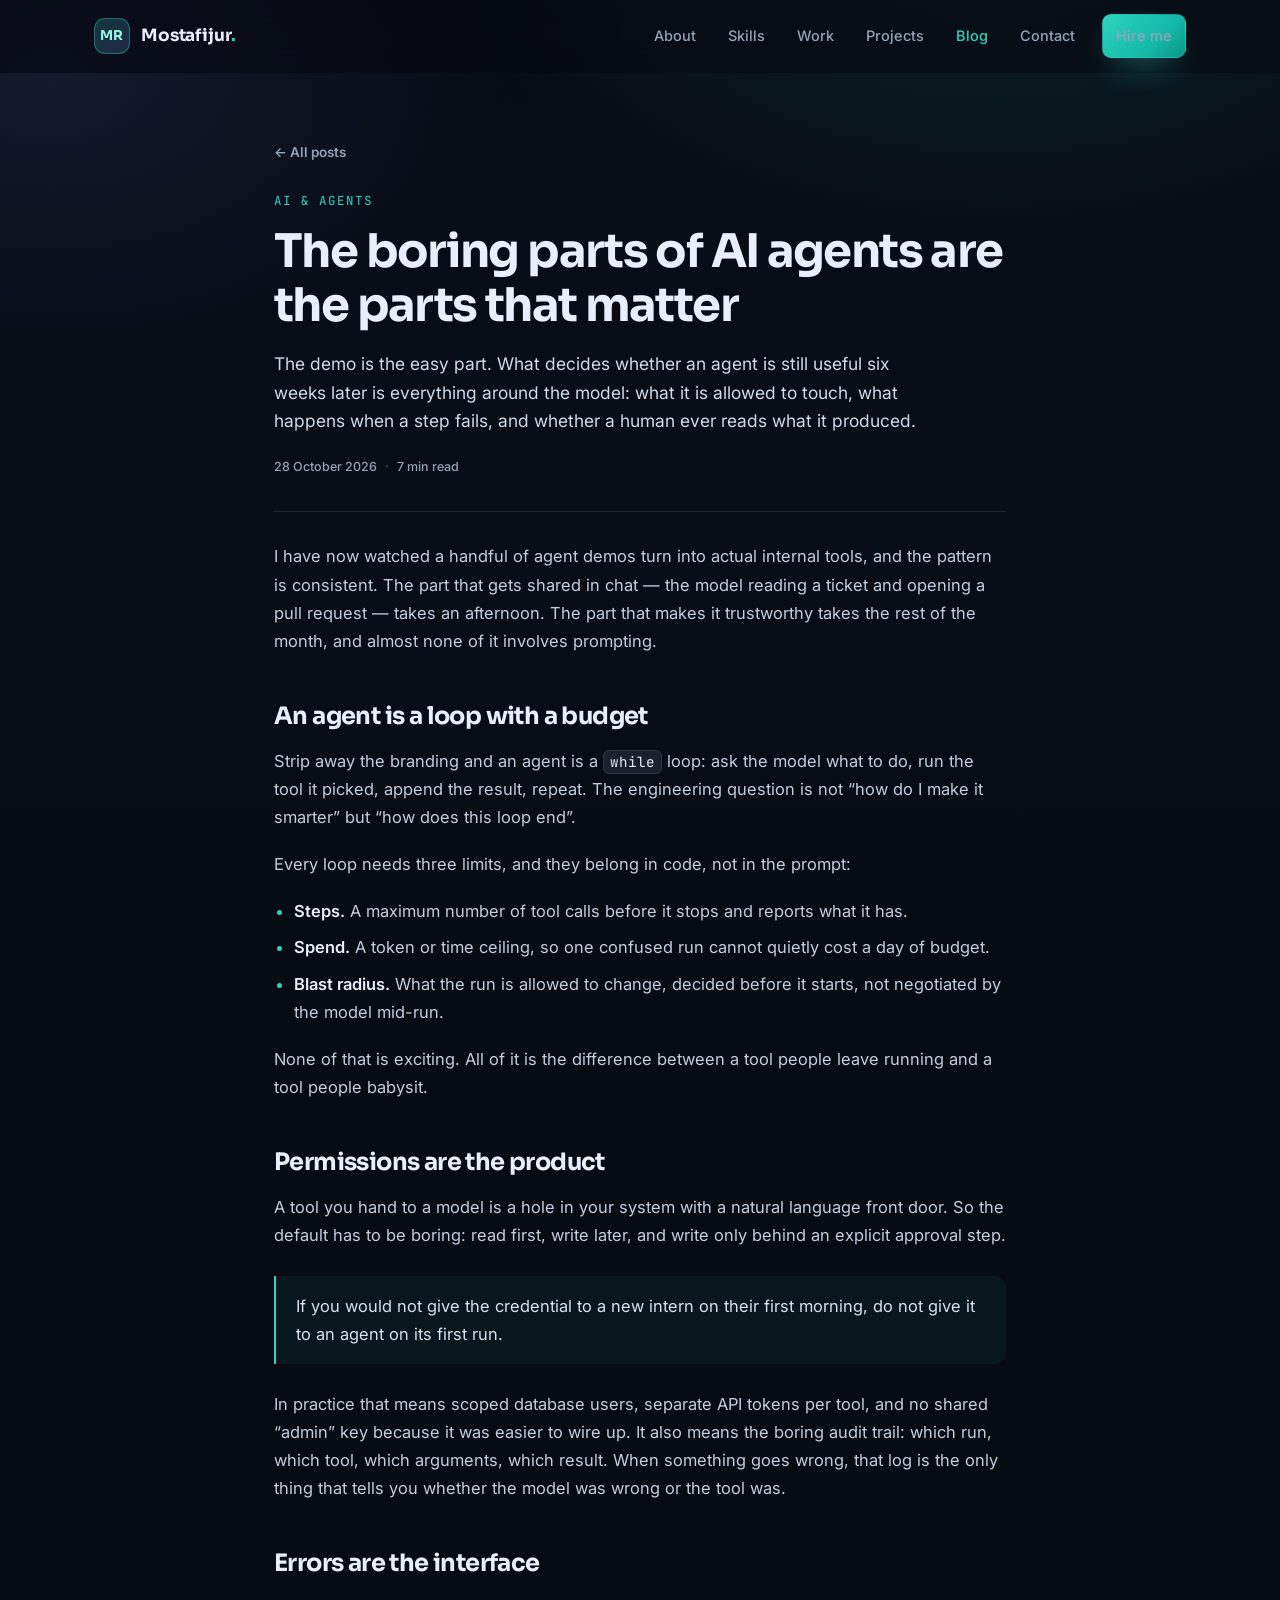
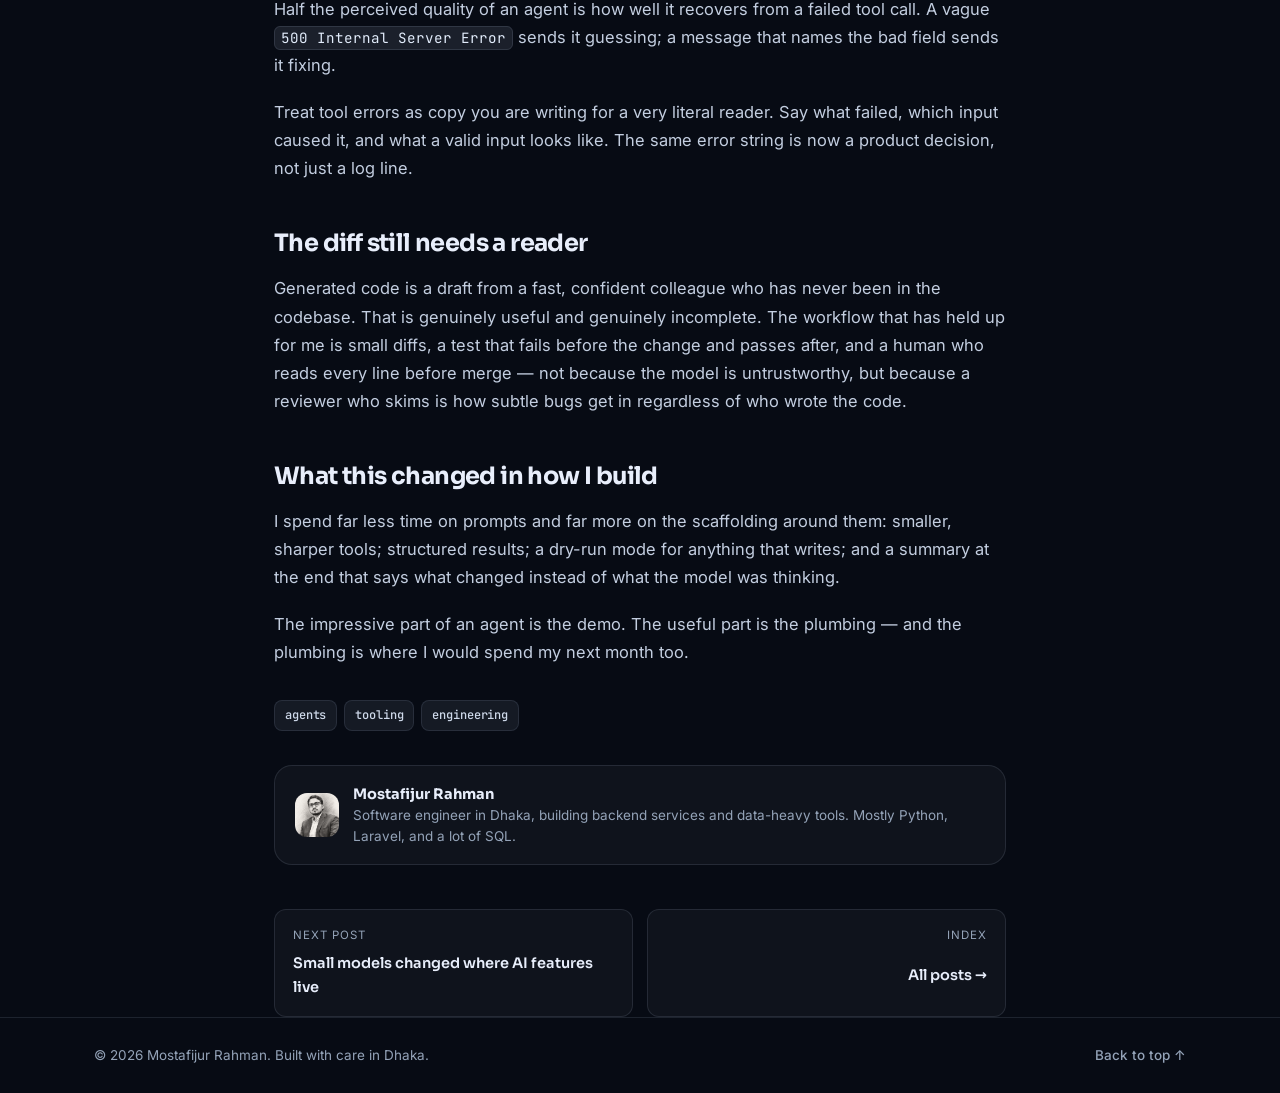
<file: blog-agents-boring-parts.html>
<!DOCTYPE html>
<html lang="en">
<head>
  <meta charset="UTF-8" />
  <meta name="viewport" content="width=device-width, initial-scale=1.0" />
  <title>The boring parts of AI agents are the parts that matter — Mostafijur Rahman</title>
  <meta name="description" content="The impressive half of an AI agent is the demo. The half that decides whether it survives real work is permissions, logging, retries, and review." />
  <meta name="theme-color" content="#0b1220" />
  <link rel="icon" href="assets/favicon.svg" type="image/svg+xml" />
  <link rel="preconnect" href="https://fonts.googleapis.com" />
  <link rel="preconnect" href="https://fonts.gstatic.com" crossorigin />
  <link href="https://fonts.googleapis.com/css2?family=Sora:wght@400;600;700;800&family=Inter:wght@400;500;600&family=JetBrains+Mono:wght@400;500&display=swap" rel="stylesheet" />
  <link rel="stylesheet" href="styles.css" />
  <noscript>
    <style>.reveal { opacity: 1 !important; transform: none !important; }</style>
  </noscript>
</head>
<body>
  <a class="skip-link" href="#main">Skip to content</a>

  <header class="site-header" id="top">
    <nav class="nav container" aria-label="Primary">
      <a class="brand" href="index.html" aria-label="Mostafijur Rahman — home">
        <span class="brand-mark">MR</span>
        <span class="brand-name">Mostafijur<span class="dot">.</span></span>
      </a>

      <button class="nav-toggle" id="navToggle" aria-expanded="false" aria-controls="navMenu" aria-label="Toggle navigation">
        <span></span><span></span><span></span>
      </button>

      <ul class="nav-menu" id="navMenu">
        <li><a href="index.html#about">About</a></li>
        <li><a href="index.html#skills">Skills</a></li>
        <li><a href="index.html#work">Work</a></li>
        <li><a href="index.html#projects">Projects</a></li>
        <li><a class="is-active" href="blog.html">Blog</a></li>
        <li><a href="index.html#contact">Contact</a></li>
        <li class="nav-cta"><a class="btn btn-sm btn-primary" href="index.html#contact">Hire me</a></li>
      </ul>
    </nav>
  </header>

  <main id="main">
    <article class="article">
      <div class="container container--narrow">
        <a class="post-back" href="blog.html">← All posts</a>

        <p class="section-kicker">AI &amp; agents</p>
        <h1>The boring parts of AI agents are the parts that matter</h1>
        <p class="article-lede">
          The demo is the easy part. What decides whether an agent is still useful
          six weeks later is everything around the model: what it is allowed to
          touch, what happens when a step fails, and whether a human ever reads
          what it produced.
        </p>

        <p class="post-meta">
          <time datetime="2026-10-28">28 October 2026</time>
          <span class="sep">·</span>
          <span>7 min read</span>
        </p>

        <div class="prose">
          <p>
            I have now watched a handful of agent demos turn into actual internal
            tools, and the pattern is consistent. The part that gets shared in
            chat — the model reading a ticket and opening a pull request — takes
            an afternoon. The part that makes it trustworthy takes the rest of
            the month, and almost none of it involves prompting.
          </p>

          <h2>An agent is a loop with a budget</h2>
          <p>
            Strip away the branding and an agent is a <code>while</code> loop:
            ask the model what to do, run the tool it picked, append the result,
            repeat. The engineering question is not “how do I make it smarter”
            but “how does this loop end”.
          </p>
          <p>
            Every loop needs three limits, and they belong in code, not in the
            prompt:
          </p>
          <ul>
            <li><strong>Steps.</strong> A maximum number of tool calls before it stops and reports what it has.</li>
            <li><strong>Spend.</strong> A token or time ceiling, so one confused run cannot quietly cost a day of budget.</li>
            <li><strong>Blast radius.</strong> What the run is allowed to change, decided before it starts, not negotiated by the model mid-run.</li>
          </ul>
          <p>
            None of that is exciting. All of it is the difference between a
            tool people leave running and a tool people babysit.
          </p>

          <h2>Permissions are the product</h2>
          <p>
            A tool you hand to a model is a hole in your system with a natural
            language front door. So the default has to be boring: read first,
            write later, and write only behind an explicit approval step.
          </p>
          <blockquote>
            <p>
              If you would not give the credential to a new intern on their first
              morning, do not give it to an agent on its first run.
            </p>
          </blockquote>
          <p>
            In practice that means scoped database users, separate API tokens per
            tool, and no shared “admin” key because it was easier to wire up. It
            also means the boring audit trail: which run, which tool, which
            arguments, which result. When something goes wrong, that log is the
            only thing that tells you whether the model was wrong or the tool was.
          </p>

          <h2>Errors are the interface</h2>
          <p>
            Half the perceived quality of an agent is how well it recovers from a
            failed tool call. A vague <code>500 Internal Server Error</code> sends
            it guessing; a message that names the bad field sends it fixing.
          </p>
          <p>
            Treat tool errors as copy you are writing for a very literal reader.
            Say what failed, which input caused it, and what a valid input looks
            like. The same error string is now a product decision, not just a log
            line.
          </p>

          <h2>The diff still needs a reader</h2>
          <p>
            Generated code is a draft from a fast, confident colleague who has
            never been in the codebase. That is genuinely useful and genuinely
            incomplete. The workflow that has held up for me is small diffs, a
            test that fails before the change and passes after, and a human who
            reads every line before merge — not because the model is untrustworthy,
            but because a reviewer who skims is how subtle bugs get in regardless
            of who wrote the code.
          </p>

          <h2>What this changed in how I build</h2>
          <p>
            I spend far less time on prompts and far more on the scaffolding
            around them: smaller, sharper tools; structured results; a dry-run
            mode for anything that writes; and a summary at the end that says what
            changed instead of what the model was thinking.
          </p>
          <p>
            The impressive part of an agent is the demo. The useful part is the
            plumbing — and the plumbing is where I would spend my next month too.
          </p>
        </div>

        <ul class="tags tags--sm article-tags">
          <li>agents</li><li>tooling</li><li>engineering</li>
        </ul>

        <div class="article-footer">
          <img src="assets/avatar.png" alt="" width="44" height="44" />
          <p>
            <strong>Mostafijur Rahman</strong>
            Software engineer in Dhaka, building backend services and data-heavy
            tools. Mostly Python, Laravel, and a lot of SQL.
          </p>
        </div>
      </div>

      <nav class="post-nav container container--narrow" aria-label="More posts">
        <a href="blog-small-models.html">
          <span>Next post</span>
          <strong>Small models changed where AI features live</strong>
        </a>
        <a class="next" href="blog.html">
          <span>Index</span>
          <strong>All posts →</strong>
        </a>
      </nav>
    </article>
  </main>

  <footer class="site-footer">
    <div class="container footer-inner">
      <p>© <span id="year">2026</span> Mostafijur Rahman. Built with care in Dhaka.</p>
      <a class="back-top" href="#top">Back to top ↑</a>
    </div>
  </footer>

  <script src="script.js"></script>
</body>
</html>
</file>
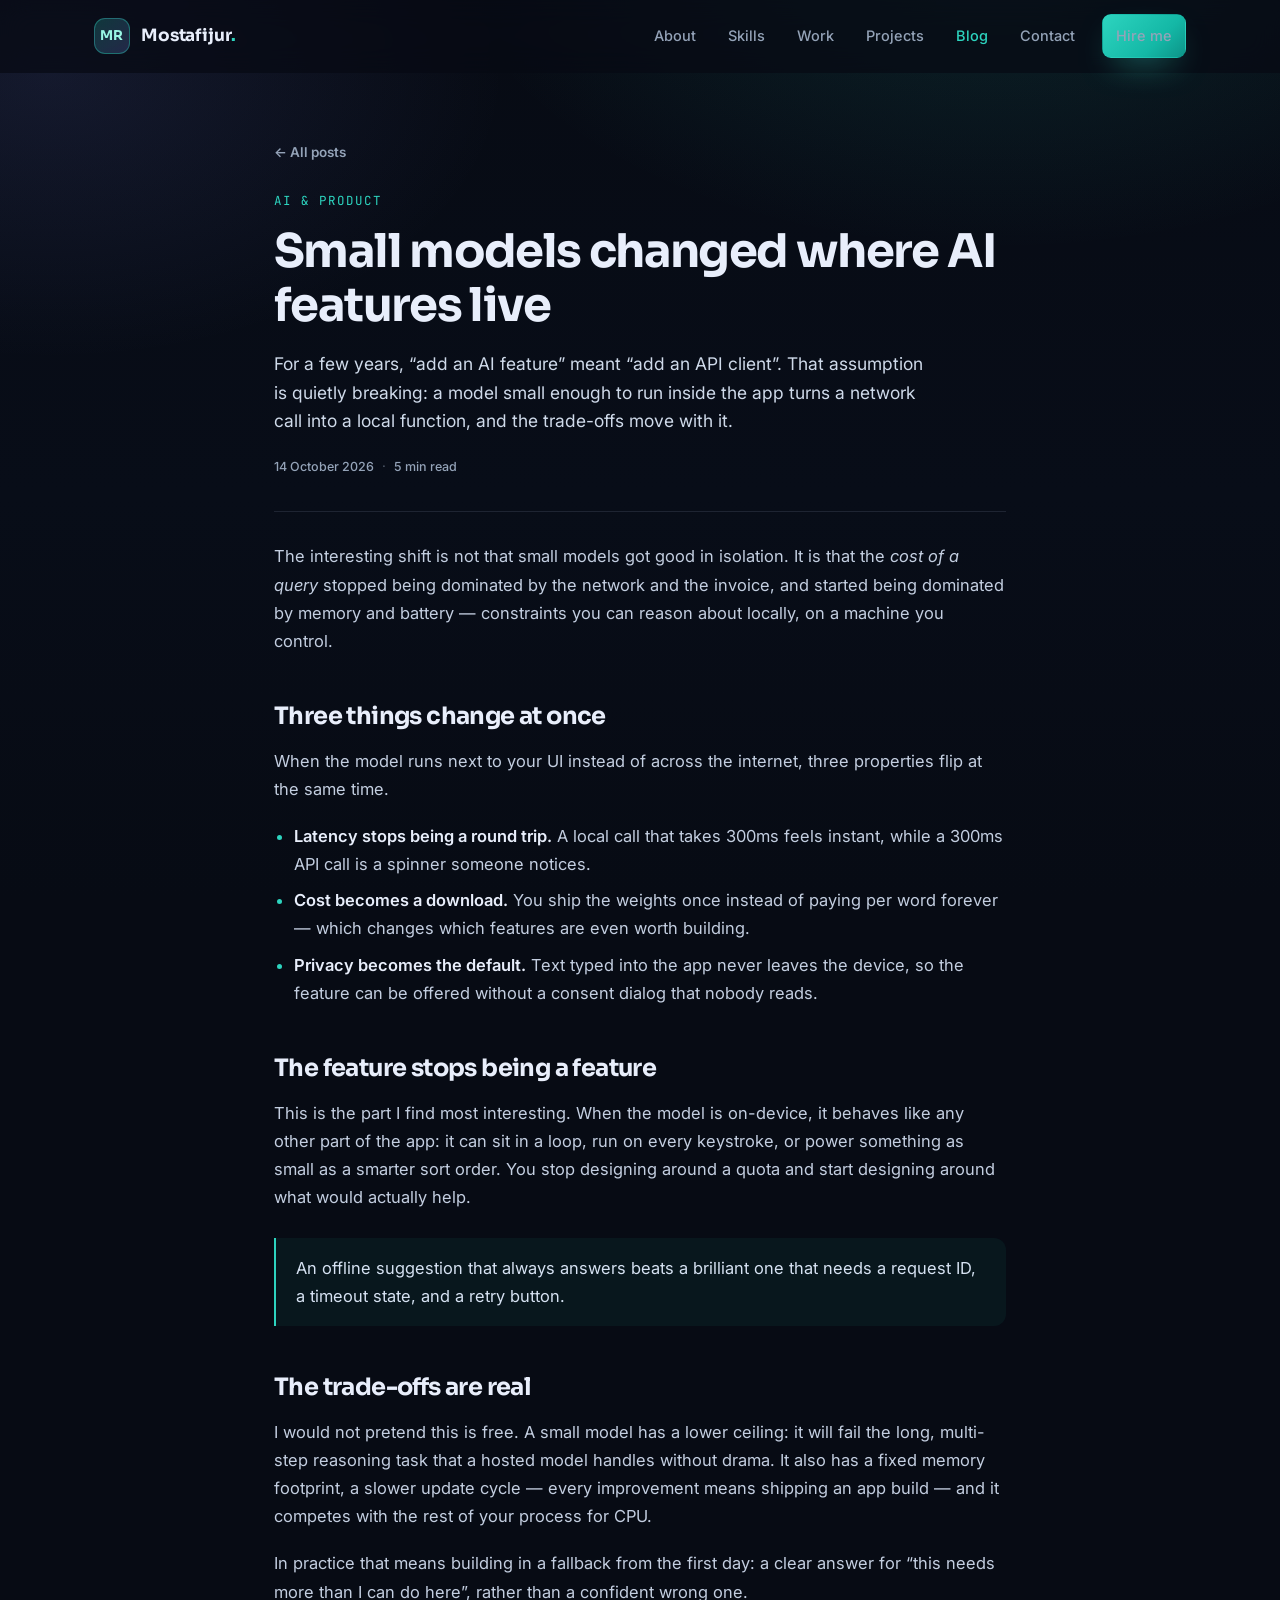
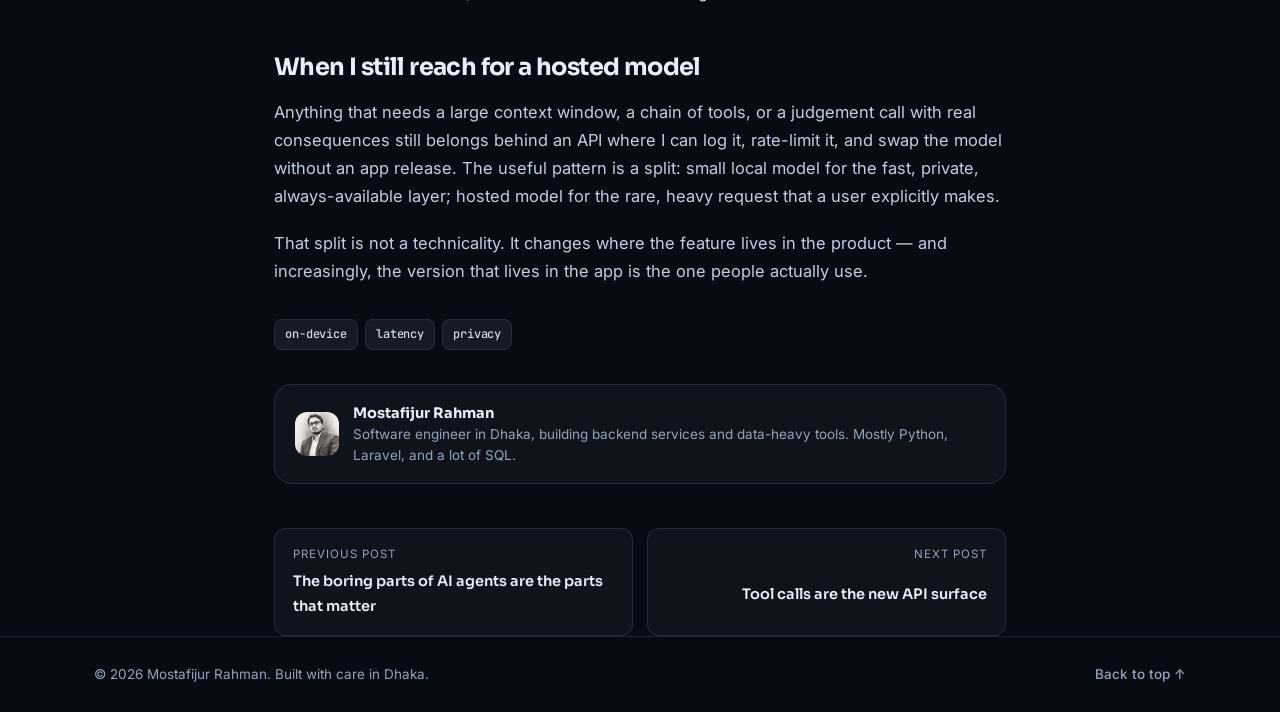
<file: blog-small-models.html>
<!DOCTYPE html>
<html lang="en">
<head>
  <meta charset="UTF-8" />
  <meta name="viewport" content="width=device-width, initial-scale=1.0" />
  <title>Small models changed where AI features live — Mostafijur Rahman</title>
  <meta name="description" content="When a useful model runs inside the app instead of behind an API, latency, cost, and privacy trade-offs all change shape." />
  <meta name="theme-color" content="#0b1220" />
  <link rel="icon" href="assets/favicon.svg" type="image/svg+xml" />
  <link rel="preconnect" href="https://fonts.googleapis.com" />
  <link rel="preconnect" href="https://fonts.gstatic.com" crossorigin />
  <link href="https://fonts.googleapis.com/css2?family=Sora:wght@400;600;700;800&family=Inter:wght@400;500;600&family=JetBrains+Mono:wght@400;500&display=swap" rel="stylesheet" />
  <link rel="stylesheet" href="styles.css" />
  <noscript>
    <style>.reveal { opacity: 1 !important; transform: none !important; }</style>
  </noscript>
</head>
<body>
  <a class="skip-link" href="#main">Skip to content</a>

  <header class="site-header" id="top">
    <nav class="nav container" aria-label="Primary">
      <a class="brand" href="index.html" aria-label="Mostafijur Rahman — home">
        <span class="brand-mark">MR</span>
        <span class="brand-name">Mostafijur<span class="dot">.</span></span>
      </a>

      <button class="nav-toggle" id="navToggle" aria-expanded="false" aria-controls="navMenu" aria-label="Toggle navigation">
        <span></span><span></span><span></span>
      </button>

      <ul class="nav-menu" id="navMenu">
        <li><a href="index.html#about">About</a></li>
        <li><a href="index.html#skills">Skills</a></li>
        <li><a href="index.html#work">Work</a></li>
        <li><a href="index.html#projects">Projects</a></li>
        <li><a class="is-active" href="blog.html">Blog</a></li>
        <li><a href="index.html#contact">Contact</a></li>
        <li class="nav-cta"><a class="btn btn-sm btn-primary" href="index.html#contact">Hire me</a></li>
      </ul>
    </nav>
  </header>

  <main id="main">
    <article class="article">
      <div class="container container--narrow">
        <a class="post-back" href="blog.html">← All posts</a>

        <p class="section-kicker">AI &amp; product</p>
        <h1>Small models changed where AI features live</h1>
        <p class="article-lede">
          For a few years, “add an AI feature” meant “add an API client”. That
          assumption is quietly breaking: a model small enough to run inside the
          app turns a network call into a local function, and the trade-offs move
          with it.
        </p>

        <p class="post-meta">
          <time datetime="2026-10-14">14 October 2026</time>
          <span class="sep">·</span>
          <span>5 min read</span>
        </p>

        <div class="prose">
          <p>
            The interesting shift is not that small models got good in isolation.
            It is that the <em>cost of a query</em> stopped being dominated by the
            network and the invoice, and started being dominated by memory and
            battery — constraints you can reason about locally, on a machine you
            control.
          </p>

          <h2>Three things change at once</h2>
          <p>
            When the model runs next to your UI instead of across the internet,
            three properties flip at the same time.
          </p>
          <ul>
            <li>
              <strong>Latency stops being a round trip.</strong> A local call that
              takes 300ms feels instant, while a 300ms API call is a spinner
              someone notices.
            </li>
            <li>
              <strong>Cost becomes a download.</strong> You ship the weights once
              instead of paying per word forever — which changes which features are
              even worth building.
            </li>
            <li>
              <strong>Privacy becomes the default.</strong> Text typed into the app
              never leaves the device, so the feature can be offered without a
              consent dialog that nobody reads.
            </li>
          </ul>

          <h2>The feature stops being a feature</h2>
          <p>
            This is the part I find most interesting. When the model is on-device,
            it behaves like any other part of the app: it can sit in a loop, run on
            every keystroke, or power something as small as a smarter sort order.
            You stop designing around a quota and start designing around what would
            actually help.
          </p>
          <blockquote>
            <p>
              An offline suggestion that always answers beats a brilliant one that
              needs a request ID, a timeout state, and a retry button.
            </p>
          </blockquote>

          <h2>The trade-offs are real</h2>
          <p>
            I would not pretend this is free. A small model has a lower ceiling:
            it will fail the long, multi-step reasoning task that a hosted model
            handles without drama. It also has a fixed memory footprint, a slower
            update cycle — every improvement means shipping an app build — and it
            competes with the rest of your process for CPU.
          </p>
          <p>
            In practice that means building in a fallback from the first day: a
            clear answer for “this needs more than I can do here”, rather than a
            confident wrong one.
          </p>

          <h2>When I still reach for a hosted model</h2>
          <p>
            Anything that needs a large context window, a chain of tools, or a
            judgement call with real consequences still belongs behind an API where
            I can log it, rate-limit it, and swap the model without an app release.
            The useful pattern is a split: small local model for the fast, private,
            always-available layer; hosted model for the rare, heavy request that a
            user explicitly makes.
          </p>
          <p>
            That split is not a technicality. It changes where the feature lives in
            the product — and increasingly, the version that lives in the app is the
            one people actually use.
          </p>
        </div>

        <ul class="tags tags--sm article-tags">
          <li>on-device</li><li>latency</li><li>privacy</li>
        </ul>

        <div class="article-footer">
          <img src="assets/avatar.png" alt="" width="44" height="44" />
          <p>
            <strong>Mostafijur Rahman</strong>
            Software engineer in Dhaka, building backend services and data-heavy
            tools. Mostly Python, Laravel, and a lot of SQL.
          </p>
        </div>
      </div>

      <nav class="post-nav container container--narrow" aria-label="More posts">
        <a href="blog-agents-boring-parts.html">
          <span>Previous post</span>
          <strong>The boring parts of AI agents are the parts that matter</strong>
        </a>
        <a class="next" href="blog-tool-calls.html">
          <span>Next post</span>
          <strong>Tool calls are the new API surface</strong>
        </a>
      </nav>
    </article>
  </main>

  <footer class="site-footer">
    <div class="container footer-inner">
      <p>© <span id="year">2026</span> Mostafijur Rahman. Built with care in Dhaka.</p>
      <a class="back-top" href="#top">Back to top ↑</a>
    </div>
  </footer>

  <script src="script.js"></script>
</body>
</html>
</file>
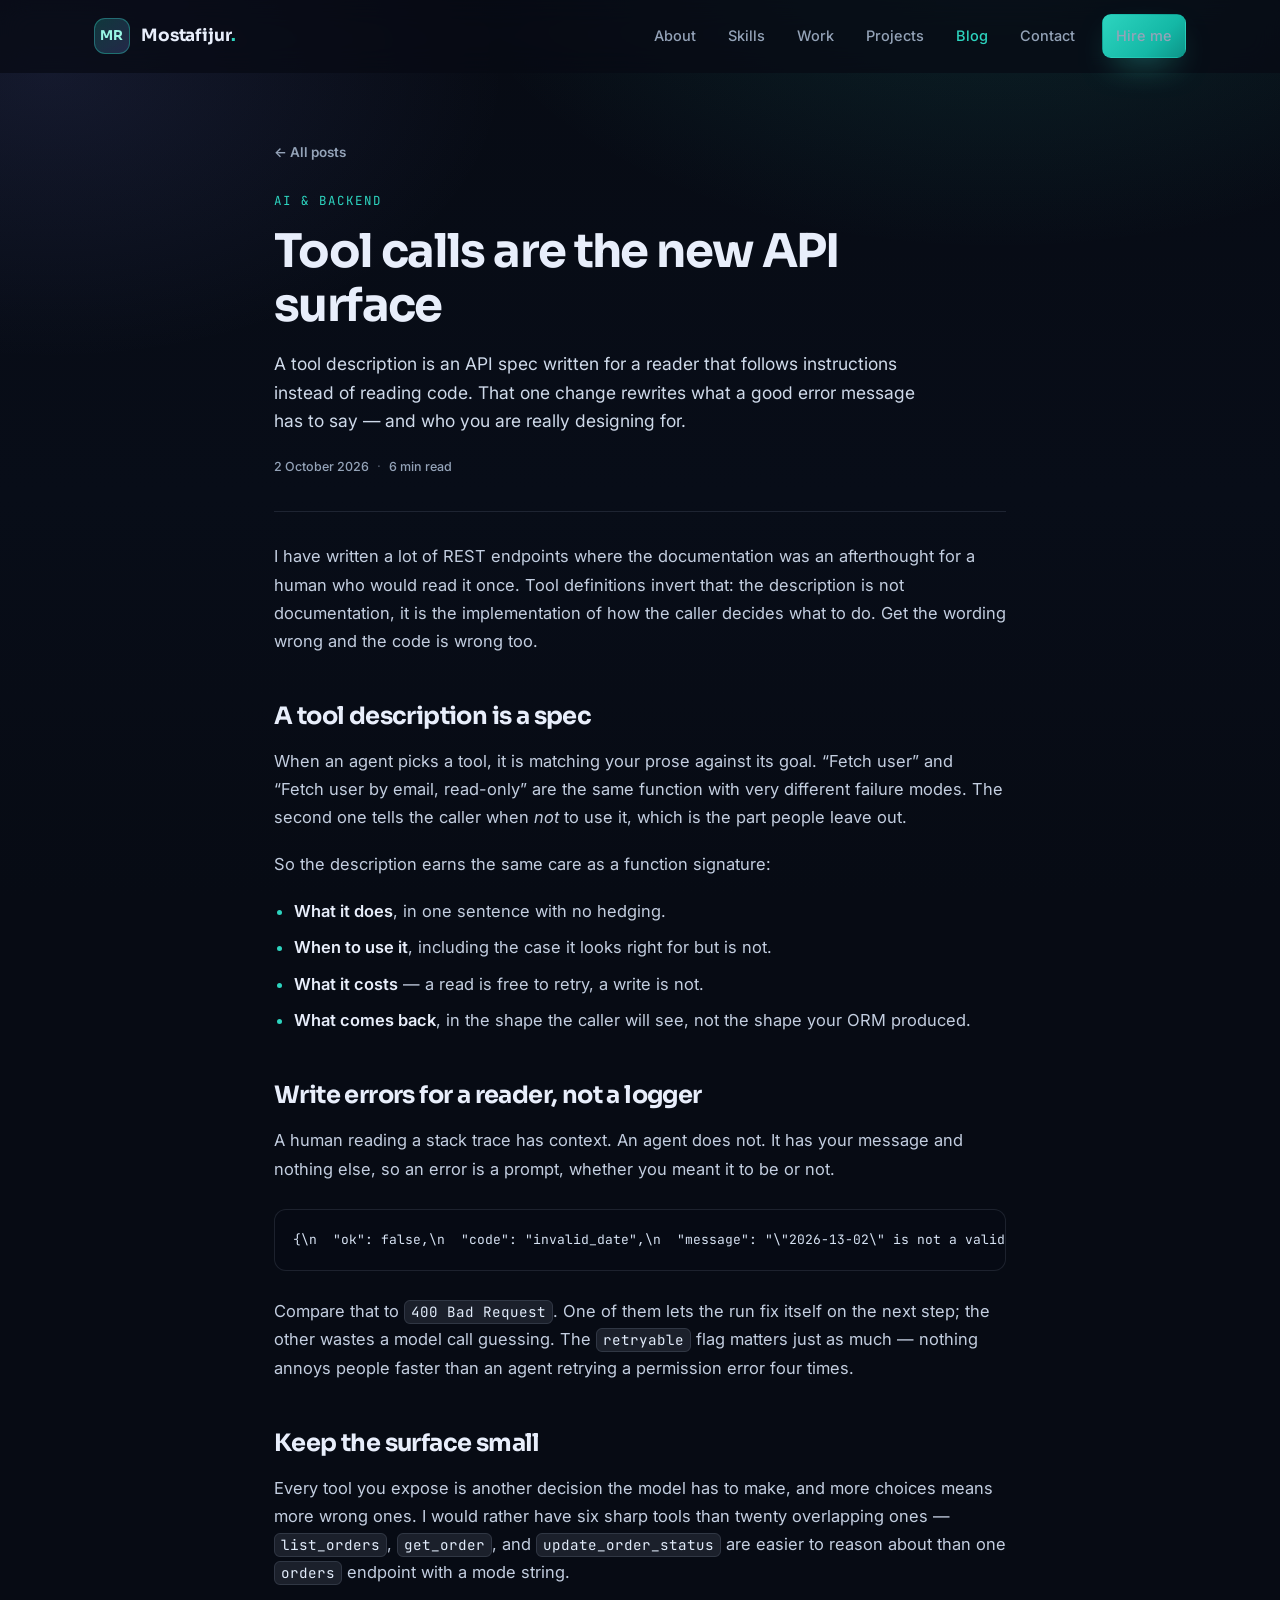
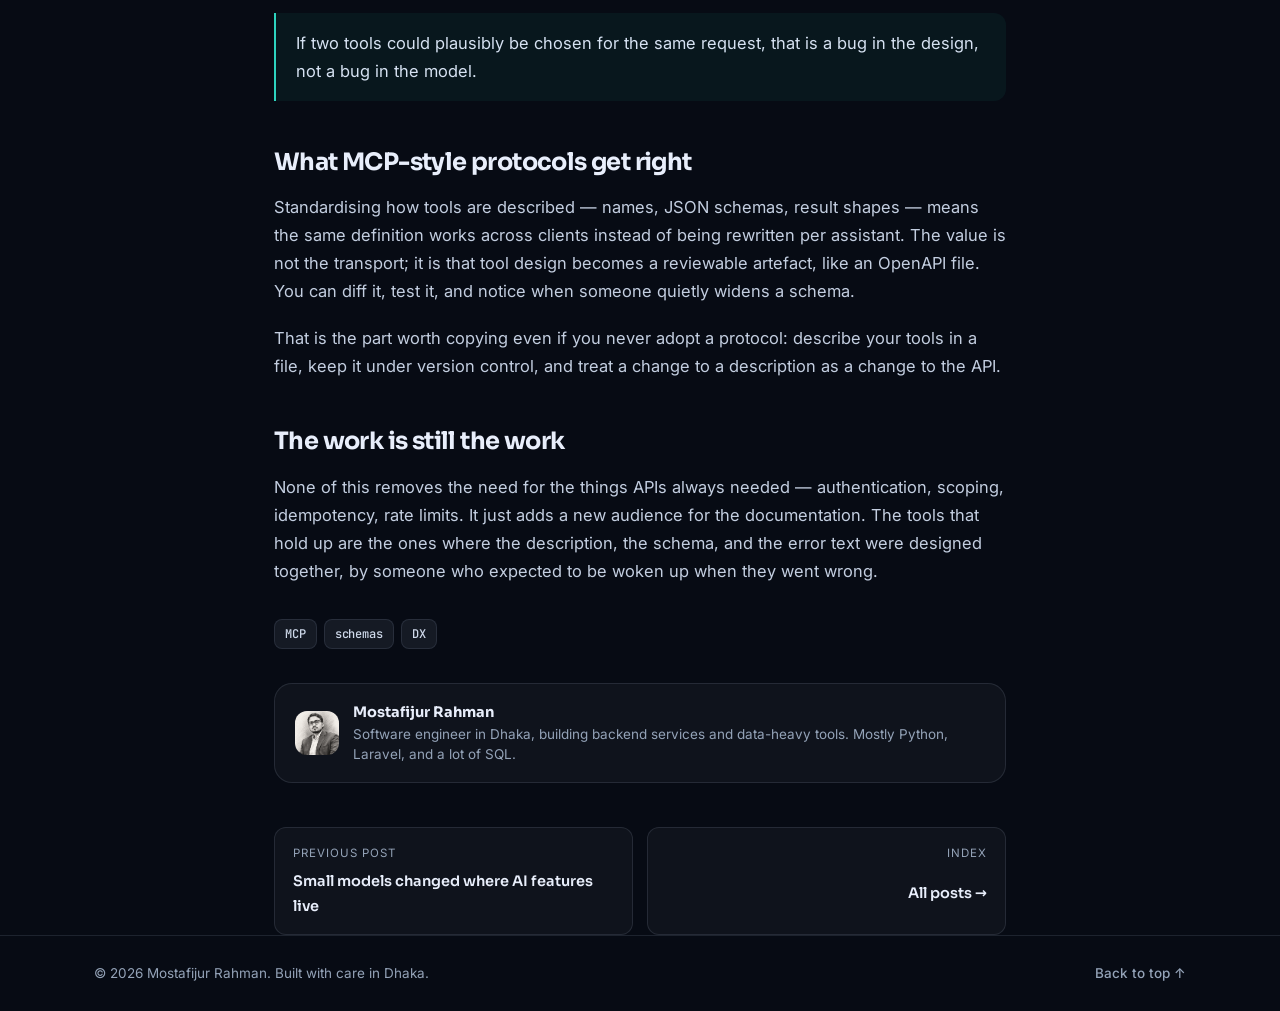
<file: blog-tool-calls.html>
<!DOCTYPE html>
<html lang="en">
<head>
  <meta charset="UTF-8" />
  <meta name="viewport" content="width=device-width, initial-scale=1.0" />
  <title>Tool calls are the new API surface — Mostafijur Rahman</title>
  <meta name="description" content="A tool description is an API spec for a reader that follows instructions instead of code — and that changes what a good error message has to say." />
  <meta name="theme-color" content="#0b1220" />
  <link rel="icon" href="assets/favicon.svg" type="image/svg+xml" />
  <link rel="preconnect" href="https://fonts.googleapis.com" />
  <link rel="preconnect" href="https://fonts.gstatic.com" crossorigin />
  <link href="https://fonts.googleapis.com/css2?family=Sora:wght@400;600;700;800&family=Inter:wght@400;500;600&family=JetBrains+Mono:wght@400;500&display=swap" rel="stylesheet" />
  <link rel="stylesheet" href="styles.css" />
  <noscript>
    <style>.reveal { opacity: 1 !important; transform: none !important; }</style>
  </noscript>
</head>
<body>
  <a class="skip-link" href="#main">Skip to content</a>

  <header class="site-header" id="top">
    <nav class="nav container" aria-label="Primary">
      <a class="brand" href="index.html" aria-label="Mostafijur Rahman — home">
        <span class="brand-mark">MR</span>
        <span class="brand-name">Mostafijur<span class="dot">.</span></span>
      </a>

      <button class="nav-toggle" id="navToggle" aria-expanded="false" aria-controls="navMenu" aria-label="Toggle navigation">
        <span></span><span></span><span></span>
      </button>

      <ul class="nav-menu" id="navMenu">
        <li><a href="index.html#about">About</a></li>
        <li><a href="index.html#skills">Skills</a></li>
        <li><a href="index.html#work">Work</a></li>
        <li><a href="index.html#projects">Projects</a></li>
        <li><a class="is-active" href="blog.html">Blog</a></li>
        <li><a href="index.html#contact">Contact</a></li>
        <li class="nav-cta"><a class="btn btn-sm btn-primary" href="index.html#contact">Hire me</a></li>
      </ul>
    </nav>
  </header>

  <main id="main">
    <article class="article">
      <div class="container container--narrow">
        <a class="post-back" href="blog.html">← All posts</a>

        <p class="section-kicker">AI &amp; backend</p>
        <h1>Tool calls are the new API surface</h1>
        <p class="article-lede">
          A tool description is an API spec written for a reader that follows
          instructions instead of reading code. That one change rewrites what a
          good error message has to say — and who you are really designing for.
        </p>

        <p class="post-meta">
          <time datetime="2026-10-02">2 October 2026</time>
          <span class="sep">·</span>
          <span>6 min read</span>
        </p>

        <div class="prose">
          <p>
            I have written a lot of REST endpoints where the documentation was an
            afterthought for a human who would read it once. Tool definitions
            invert that: the description is not documentation, it is the
            implementation of how the caller decides what to do. Get the wording
            wrong and the code is wrong too.
          </p>

          <h2>A tool description is a spec</h2>
          <p>
            When an agent picks a tool, it is matching your prose against its goal.
            “Fetch user” and “Fetch user by email, read-only” are the same function
            with very different failure modes. The second one tells the caller when
            <em>not</em> to use it, which is the part people leave out.
          </p>
          <p>
            So the description earns the same care as a function signature:
          </p>
          <ul>
            <li><strong>What it does</strong>, in one sentence with no hedging.</li>
            <li><strong>When to use it</strong>, including the case it looks right for but is not.</li>
            <li><strong>What it costs</strong> — a read is free to retry, a write is not.</li>
            <li><strong>What comes back</strong>, in the shape the caller will see, not the shape your ORM produced.</li>
          </ul>

          <h2>Write errors for a reader, not a logger</h2>
          <p>
            A human reading a stack trace has context. An agent does not. It has
            your message and nothing else, so an error is a prompt, whether you
            meant it to be or not.
          </p>
          <pre><code>{\n  "ok": false,\n  "code": "invalid_date",\n  "message": "\"2026-13-02\" is not a valid date. Use YYYY-MM-DD.",\n  "retryable": true\n}</code></pre>
          <p>
            Compare that to <code>400 Bad Request</code>. One of them lets the run
            fix itself on the next step; the other wastes a model call guessing.
            The <code>retryable</code> flag matters just as much — nothing annoys
            people faster than an agent retrying a permission error four times.
          </p>

          <h2>Keep the surface small</h2>
          <p>
            Every tool you expose is another decision the model has to make, and
            more choices means more wrong ones. I would rather have six sharp tools
            than twenty overlapping ones — <code>list_orders</code>,
            <code>get_order</code>, and <code>update_order_status</code> are easier to
            reason about than one <code>orders</code> endpoint with a mode string.
          </p>
          <blockquote>
            <p>
              If two tools could plausibly be chosen for the same request, that is a
              bug in the design, not a bug in the model.
            </p>
          </blockquote>

          <h2>What MCP-style protocols get right</h2>
          <p>
            Standardising how tools are described — names, JSON schemas, result
            shapes — means the same definition works across clients instead of being
            rewritten per assistant. The value is not the transport; it is that
            tool design becomes a reviewable artefact, like an OpenAPI file. You can
            diff it, test it, and notice when someone quietly widens a schema.
          </p>
          <p>
            That is the part worth copying even if you never adopt a protocol:
            describe your tools in a file, keep it under version control, and treat
            a change to a description as a change to the API.
          </p>

          <h2>The work is still the work</h2>
          <p>
            None of this removes the need for the things APIs always needed —
            authentication, scoping, idempotency, rate limits. It just adds a new
            audience for the documentation. The tools that hold up are the ones where
            the description, the schema, and the error text were designed together,
            by someone who expected to be woken up when they went wrong.
          </p>
        </div>

        <ul class="tags tags--sm article-tags">
          <li>MCP</li><li>schemas</li><li>DX</li>
        </ul>

        <div class="article-footer">
          <img src="assets/avatar.png" alt="" width="44" height="44" />
          <p>
            <strong>Mostafijur Rahman</strong>
            Software engineer in Dhaka, building backend services and data-heavy
            tools. Mostly Python, Laravel, and a lot of SQL.
          </p>
        </div>
      </div>

      <nav class="post-nav container container--narrow" aria-label="More posts">
        <a href="blog-small-models.html">
          <span>Previous post</span>
          <strong>Small models changed where AI features live</strong>
        </a>
        <a class="next" href="blog.html">
          <span>Index</span>
          <strong>All posts →</strong>
        </a>
      </nav>
    </article>
  </main>

  <footer class="site-footer">
    <div class="container footer-inner">
      <p>© <span id="year">2026</span> Mostafijur Rahman. Built with care in Dhaka.</p>
      <a class="back-top" href="#top">Back to top ↑</a>
    </div>
  </footer>

  <script src="script.js"></script>
</body>
</html>
</file>
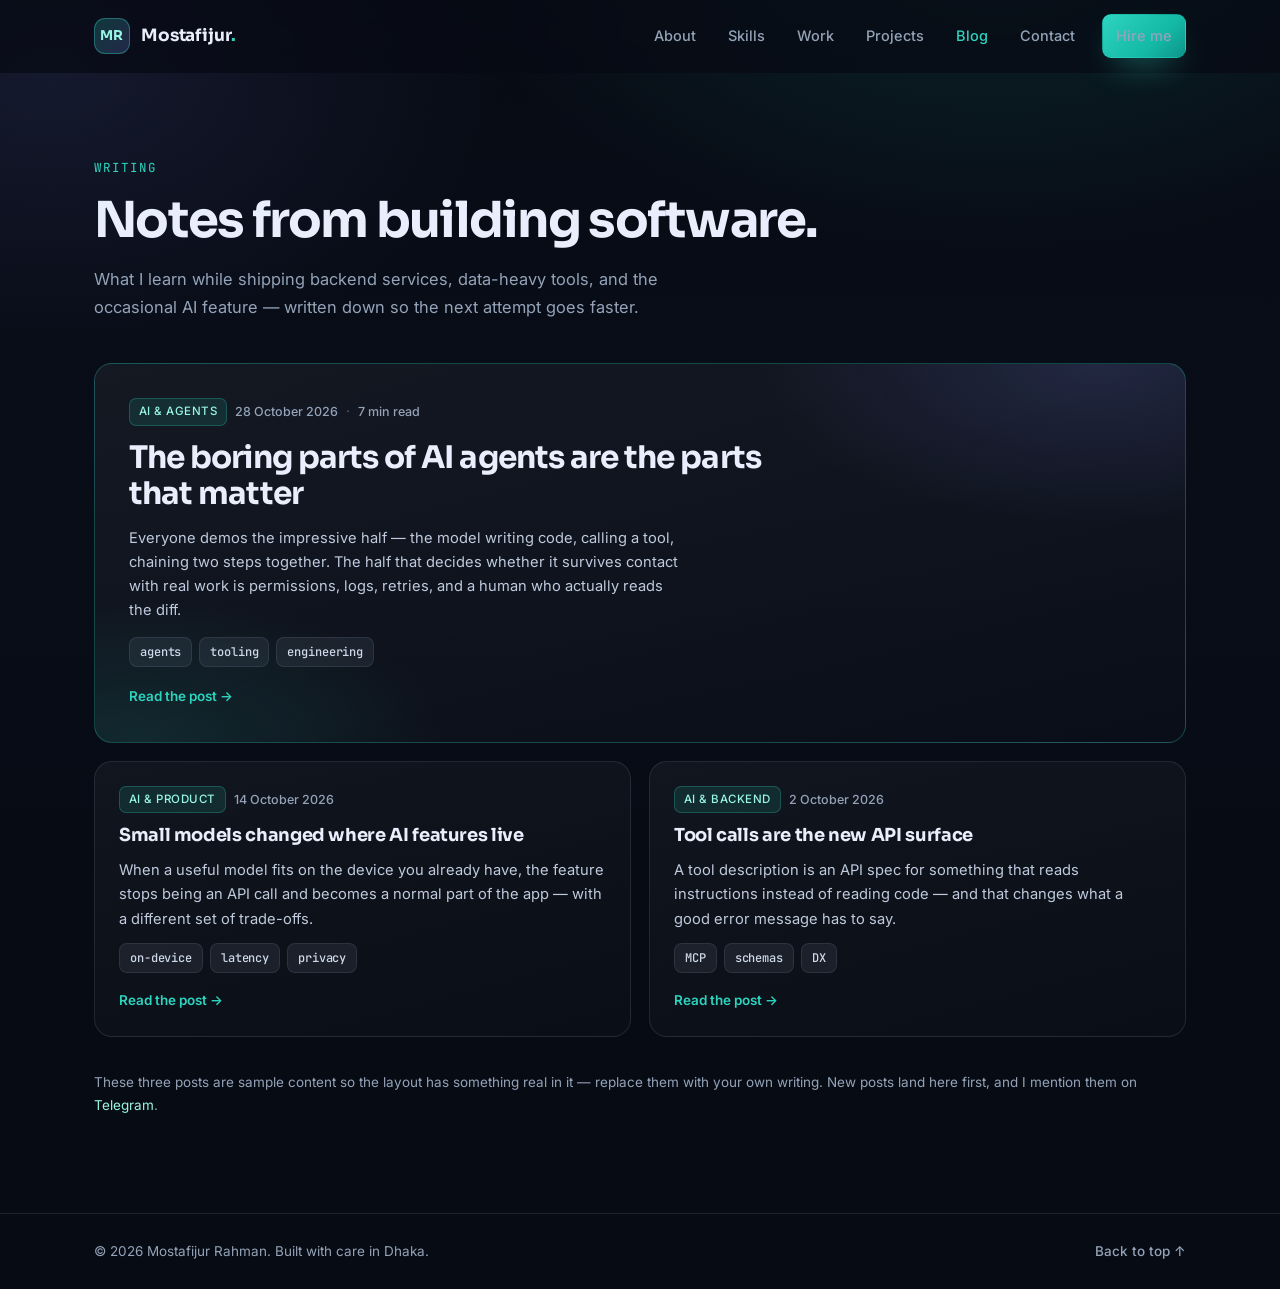
<file: blog.html>
<!DOCTYPE html>
<html lang="en">
<head>
  <meta charset="UTF-8" />
  <meta name="viewport" content="width=device-width, initial-scale=1.0" />
  <title>Writing — Mostafijur Rahman</title>
  <meta name="description" content="Notes on backend engineering, data, and building software with AI tools — by Mostafijur Rahman." />
  <meta name="theme-color" content="#0b1220" />
  <link rel="icon" href="assets/favicon.svg" type="image/svg+xml" />
  <link rel="preconnect" href="https://fonts.googleapis.com" />
  <link rel="preconnect" href="https://fonts.gstatic.com" crossorigin />
  <link href="https://fonts.googleapis.com/css2?family=Sora:wght@400;600;700;800&family=Inter:wght@400;500;600&family=JetBrains+Mono:wght@400;500&display=swap" rel="stylesheet" />
  <link rel="stylesheet" href="styles.css" />
  <noscript>
    <style>.reveal { opacity: 1 !important; transform: none !important; }</style>
  </noscript>
</head>
<body>
  <a class="skip-link" href="#main">Skip to content</a>

  <header class="site-header" id="top">
    <nav class="nav container" aria-label="Primary">
      <a class="brand" href="index.html" aria-label="Mostafijur Rahman — home">
        <span class="brand-mark">MR</span>
        <span class="brand-name">Mostafijur<span class="dot">.</span></span>
      </a>

      <button class="nav-toggle" id="navToggle" aria-expanded="false" aria-controls="navMenu" aria-label="Toggle navigation">
        <span></span><span></span><span></span>
      </button>

      <ul class="nav-menu" id="navMenu">
        <li><a href="index.html#about">About</a></li>
        <li><a href="index.html#skills">Skills</a></li>
        <li><a href="index.html#work">Work</a></li>
        <li><a href="index.html#projects">Projects</a></li>
        <li><a class="is-active" href="blog.html" aria-current="page">Blog</a></li>
        <li><a href="index.html#contact">Contact</a></li>
        <li class="nav-cta"><a class="btn btn-sm btn-primary" href="index.html#contact">Hire me</a></li>
      </ul>
    </nav>
  </header>

  <main id="main">
    <section class="blog-head">
      <div class="container">
        <p class="section-kicker">Writing</p>
        <h1>Notes from building software.</h1>
        <p class="blog-lede">
          What I learn while shipping backend services, data-heavy tools, and
          the occasional AI feature — written down so the next attempt goes faster.
        </p>
      </div>
    </section>

    <section class="section blog-list">
      <div class="container">
        <article class="post-featured reveal tilt">
          <p class="post-meta">
            <span class="post-cat">AI &amp; agents</span>
            <time datetime="2026-10-28">28 October 2026</time>
            <span class="sep">·</span>
            <span>7 min read</span>
          </p>
          <h2><a href="blog-agents-boring-parts.html">The boring parts of AI agents are the parts that matter</a></h2>
          <p class="post-excerpt">
            Everyone demos the impressive half — the model writing code, calling a
            tool, chaining two steps together. The half that decides whether it
            survives contact with real work is permissions, logs, retries, and a
            human who actually reads the diff.
          </p>
          <ul class="tags tags--sm">
            <li>agents</li><li>tooling</li><li>engineering</li>
          </ul>
          <a class="post-more" href="blog-agents-boring-parts.html">Read the post →</a>
        </article>

        <div class="post-grid">
          <article class="post-card reveal tilt">
            <p class="post-meta">
              <span class="post-cat">AI &amp; product</span>
              <time datetime="2026-10-14">14 October 2026</time>
            </p>
            <h3><a href="blog-small-models.html">Small models changed where AI features live</a></h3>
            <p class="post-excerpt">
              When a useful model fits on the device you already have, the feature
              stops being an API call and becomes a normal part of the app — with a
              different set of trade-offs.
            </p>
            <ul class="tags tags--sm">
              <li>on-device</li><li>latency</li><li>privacy</li>
            </ul>
            <a class="post-more" href="blog-small-models.html">Read the post →</a>
          </article>

          <article class="post-card reveal tilt">
            <p class="post-meta">
              <span class="post-cat">AI &amp; backend</span>
              <time datetime="2026-10-02">2 October 2026</time>
            </p>
            <h3><a href="blog-tool-calls.html">Tool calls are the new API surface</a></h3>
            <p class="post-excerpt">
              A tool description is an API spec for something that reads
              instructions instead of reading code — and that changes what a good
              error message has to say.
            </p>
            <ul class="tags tags--sm">
              <li>MCP</li><li>schemas</li><li>DX</li>
            </ul>
            <a class="post-more" href="blog-tool-calls.html">Read the post →</a>
          </article>
        </div>

        <p class="blog-note">
          These three posts are sample content so the layout has something real in it —
          replace them with your own writing. New posts land here first, and I mention
          them on <a href="https://t.me/mostafijhemal" target="_blank" rel="noopener noreferrer">Telegram</a>.
        </p>
      </div>
    </section>
  </main>

  <footer class="site-footer">
    <div class="container footer-inner">
      <p>© <span id="year">2026</span> Mostafijur Rahman. Built with care in Dhaka.</p>
      <a class="back-top" href="#top">Back to top ↑</a>
    </div>
  </footer>

  <script src="script.js"></script>
</body>
</html>
</file>
<file: styles.css>
/* ─────────────────────────────────────────────────────────
   Mostafijur Rahman — portfolio styles
   ───────────────────────────────────────────────────────── */

:root {
  --bg: #070b14;
  --bg-alt: #0b1220;
  --surface: rgba(255, 255, 255, 0.035);
  --surface-strong: rgba(255, 255, 255, 0.06);
  --border: rgba(148, 163, 184, 0.16);
  --border-strong: rgba(148, 163, 184, 0.3);
  --text: #e8eefb;
  --muted: #94a3b8;
  --accent: #2dd4bf;
  --accent-strong: #14b8a6;
  --accent-soft: rgba(45, 212, 191, 0.12);
  --violet: #818cf8;

  --font-display: "Sora", "Segoe UI", system-ui, sans-serif;
  --font-body: "Inter", "Segoe UI", system-ui, sans-serif;
  --font-mono: "JetBrains Mono", ui-monospace, monospace;

  --radius: 18px;
  --radius-sm: 12px;
  --shadow: 0 24px 60px -24px rgba(2, 6, 23, 0.9);
  --max: 1140px;
}

*,
*::before,
*::after { box-sizing: border-box; }

html {
  scroll-behavior: smooth;
  scroll-padding-top: 90px;
  -webkit-text-size-adjust: 100%;
}

body {
  margin: 0;
  background: var(--bg);
  color: var(--text);
  font-family: var(--font-body);
  font-size: 16.5px;
  line-height: 1.7;
  -webkit-font-smoothing: antialiased;
  overflow-x: hidden;
}

body::before {
  content: "";
  position: fixed;
  inset: 0;
  z-index: -2;
  background:
    radial-gradient(900px 520px at 78% -8%, rgba(45, 212, 191, 0.13), transparent 62%),
    radial-gradient(760px 480px at 4% 8%, rgba(129, 140, 248, 0.11), transparent 60%),
    linear-gradient(180deg, #070b14 0%, #080d18 55%, #070b14 100%);
  pointer-events: none;
}

img { max-width: 100%; display: block; }
a { color: inherit; }

h1, h2, h3, h4 {
  font-family: var(--font-display);
  line-height: 1.15;
  letter-spacing: -0.02em;
  margin: 0 0 0.6em;
  font-weight: 700;
}

p { margin: 0 0 1.1em; }

.container {
  width: 100%;
  max-width: var(--max);
  margin-inline: auto;
  padding-inline: 24px;
}

.mono { font-family: var(--font-mono); font-size: 0.92em; }
.muted { color: var(--muted); font-weight: 500; }

.skip-link {
  position: absolute;
  left: -9999px;
  top: 0;
  background: var(--accent);
  color: #04201d;
  padding: 10px 16px;
  border-radius: 0 0 10px 0;
  font-weight: 600;
  z-index: 200;
}
.skip-link:focus { left: 0; }

:focus-visible {
  outline: 2px solid var(--accent);
  outline-offset: 3px;
  border-radius: 6px;
}

/* ── Header / nav ──────────────────────────────────────── */

.site-header {
  position: sticky;
  top: 0;
  z-index: 100;
  backdrop-filter: blur(14px);
  -webkit-backdrop-filter: blur(14px);
  background: rgba(7, 11, 20, 0.72);
  border-bottom: 1px solid transparent;
  transition: border-color 0.3s ease, background 0.3s ease;
}
.site-header.is-scrolled {
  border-bottom-color: var(--border);
  background: rgba(7, 11, 20, 0.9);
}

.nav {
  display: flex;
  align-items: center;
  justify-content: space-between;
  gap: 20px;
  min-height: 72px;
}

.brand {
  display: inline-flex;
  align-items: center;
  gap: 11px;
  text-decoration: none;
  font-family: var(--font-display);
  font-weight: 700;
  letter-spacing: -0.01em;
}

.brand-mark {
  display: grid;
  place-items: center;
  width: 36px;
  height: 36px;
  border-radius: 11px;
  background: linear-gradient(135deg, rgba(45, 212, 191, 0.22), rgba(129, 140, 248, 0.22));
  border: 1px solid rgba(45, 212, 191, 0.38);
  color: #99f6e4;
  font-size: 13.5px;
  letter-spacing: 0.02em;
}
.brand-name { font-size: 17px; }
.brand .dot { color: var(--accent); }

.nav-menu {
  display: flex;
  align-items: center;
  gap: 6px;
  list-style: none;
  margin: 0;
  padding: 0;
}

.nav-menu a {
  display: inline-block;
  padding: 9px 13px;
  border-radius: 9px;
  text-decoration: none;
  font-size: 14.5px;
  font-weight: 500;
  color: var(--muted);
  transition: color 0.2s ease, background 0.2s ease;
}
.nav-menu a:hover { color: var(--text); background: var(--surface-strong); }
.nav-menu a.is-active { color: var(--accent); }
.nav-cta { margin-left: 8px; }

.nav-toggle {
  display: none;
  flex-direction: column;
  justify-content: center;
  gap: 5px;
  width: 42px;
  height: 42px;
  padding: 0 11px;
  border-radius: 11px;
  background: var(--surface);
  border: 1px solid var(--border);
  cursor: pointer;
}
.nav-toggle span {
  display: block;
  height: 2px;
  border-radius: 2px;
  background: var(--text);
  transition: transform 0.25s ease, opacity 0.2s ease;
}
.nav-toggle[aria-expanded="true"] span:nth-child(1) { transform: translateY(7px) rotate(45deg); }
.nav-toggle[aria-expanded="true"] span:nth-child(2) { opacity: 0; }
.nav-toggle[aria-expanded="true"] span:nth-child(3) { transform: translateY(-7px) rotate(-45deg); }

/* ── Buttons ───────────────────────────────────────────── */

.btn {
  display: inline-flex;
  align-items: center;
  justify-content: center;
  gap: 9px;
  padding: 13px 22px;
  border-radius: 12px;
  border: 1px solid transparent;
  font-family: var(--font-body);
  font-size: 15px;
  font-weight: 600;
  text-decoration: none;
  cursor: pointer;
  transition: transform 0.18s ease, box-shadow 0.25s ease, background 0.25s ease, border-color 0.25s ease, color 0.2s ease;
}
.btn-sm { padding: 9px 16px; font-size: 14px; }

.btn-primary {
  background: linear-gradient(135deg, #2dd4bf, #14b8a6 65%, #0d9488);
  color: #04231f;
  box-shadow: 0 14px 34px -14px rgba(45, 212, 191, 0.7);
}
.btn-primary:hover { transform: translateY(-2px); box-shadow: 0 20px 42px -14px rgba(45, 212, 191, 0.75); }

.btn-ghost {
  background: var(--surface);
  border-color: var(--border-strong);
  color: var(--text);
}
.btn-ghost:hover {
  transform: translateY(-2px);
  background: var(--surface-strong);
  border-color: rgba(45, 212, 191, 0.5);
  color: #ccfbf1;
}

/* ── Hero ──────────────────────────────────────────────── */

.hero {
  position: relative;
  padding: 72px 0 60px;
  overflow: hidden;
}

.hero-glow {
  position: absolute;
  top: -180px;
  right: -120px;
  width: 620px;
  height: 620px;
  background: radial-gradient(circle, rgba(45, 212, 191, 0.16), transparent 68%);
  filter: blur(20px);
  pointer-events: none;
}

.hero-inner {
  display: grid;
  grid-template-columns: minmax(0, 1.15fr) minmax(0, 0.85fr);
  gap: 56px;
  align-items: center;
}

.eyebrow {
  display: inline-flex;
  align-items: center;
  gap: 9px;
  margin: 0 0 22px;
  padding: 7px 14px 7px 11px;
  border-radius: 999px;
  border: 1px solid rgba(45, 212, 191, 0.28);
  background: var(--accent-soft);
  color: #99f6e4;
  font-size: 12.8px;
  font-weight: 500;
  letter-spacing: 0.01em;
}
.pulse {
  position: relative;
  width: 7px;
  height: 7px;
  border-radius: 50%;
  background: var(--accent);
  flex: none;
}
.pulse::after {
  content: "";
  position: absolute;
  inset: -4px;
  border-radius: 50%;
  border: 1px solid var(--accent);
  animation: ping 2.4s cubic-bezier(0, 0, 0.2, 1) infinite;
}
@keyframes ping {
  0% { transform: scale(0.7); opacity: 0.9; }
  70%, 100% { transform: scale(1.9); opacity: 0; }
}

.hero h1 {
  font-size: clamp(2.05rem, 4.2vw, 3.35rem);
  font-weight: 800;
  letter-spacing: -0.035em;
  line-height: 1.08;
  margin-bottom: 22px;
}

.gradient-text {
  background: linear-gradient(100deg, #5eead4 10%, #2dd4bf 45%, #818cf8 95%);
  -webkit-background-clip: text;
  background-clip: text;
  color: transparent;
}

.hero-lede {
  max-width: 56ch;
  color: #c3cee0;
  font-size: 1.03rem;
}
.hero-lede strong { color: var(--text); font-weight: 600; }

.hero-actions {
  display: flex;
  flex-wrap: wrap;
  gap: 12px;
  margin: 28px 0 30px;
}

.hero-socials {
  display: flex;
  align-items: center;
  gap: 6px;
  list-style: none;
  margin: 0;
  padding: 0;
}
.hero-socials a {
  display: grid;
  place-items: center;
  width: 40px;
  height: 40px;
  border-radius: 11px;
  color: var(--muted);
  border: 1px solid transparent;
  transition: color 0.2s ease, background 0.2s ease, border-color 0.2s ease, transform 0.2s ease;
}
.hero-socials a:hover {
  color: var(--accent);
  background: var(--surface-strong);
  border-color: var(--border);
  transform: translateY(-2px);
}

/* portrait */

.hero-visual {
  position: relative;
  display: flex;
  justify-content: center;
  padding: 22px 8px;
}

.portrait-card {
  position: relative;
  width: min(330px, 100%);
  aspect-ratio: 1;
  border-radius: 26px;
  padding: 10px;
  background: linear-gradient(150deg, rgba(45, 212, 191, 0.4), rgba(129, 140, 248, 0.18) 45%, rgba(148, 163, 184, 0.1));
  box-shadow: var(--shadow);
}
.portrait-card::after {
  content: "";
  position: absolute;
  inset: 0;
  border-radius: 26px;
  background: radial-gradient(circle at 70% 0%, rgba(45, 212, 191, 0.25), transparent 55%);
  pointer-events: none;
}
.portrait-card img {
  width: 100%;
  height: 100%;
  object-fit: cover;
  border-radius: 19px;
  filter: saturate(0.95) contrast(1.03);
  background: #101a2b;
}

.portrait-badge {
  position: absolute;
  left: 20px;
  bottom: -16px;
  display: inline-flex;
  align-items: center;
  gap: 8px;
  padding: 9px 15px;
  border-radius: 999px;
  background: rgba(9, 15, 26, 0.94);
  border: 1px solid var(--border-strong);
  box-shadow: 0 12px 30px -12px rgba(0, 0, 0, 0.9);
  font-size: 13px;
  font-weight: 500;
  color: #dce6f7;
  white-space: nowrap;
}
.badge-dot {
  width: 7px;
  height: 7px;
  border-radius: 50%;
  background: var(--accent);
  box-shadow: 0 0 10px rgba(45, 212, 191, 0.9);
}

.code-chip {
  position: absolute;
  border-radius: 14px;
  background: rgba(11, 18, 32, 0.96);
  border: 1px solid var(--border-strong);
  box-shadow: 0 18px 40px -20px rgba(0, 0, 0, 0.95);
  font-family: var(--font-mono);
  font-size: 11.6px;
  color: #cbd5e1;
  backdrop-filter: blur(8px);
  animation: float 7s ease-in-out infinite;
}
.code-chip--one {
  top: 6px;
  left: -14px;
  padding: 10px 14px 12px;
  display: grid;
  grid-template-columns: repeat(3, auto);
  gap: 5px;
  justify-content: start;
  min-width: 0;
}
.code-chip--one pre {
  grid-column: 1 / -1;
  margin: 6px 0 0;
  white-space: pre;
  line-height: 1.7;
}
.code-chip .k { color: #c084fc; }
.code-chip .f { color: #7dd3fc; }
.code-chip .s { color: #5eead4; }

.dot { width: 8px; height: 8px; border-radius: 50%; display: inline-block; }
.dot.red { background: #f87171; }
.dot.yellow { background: #fbbf24; }
.dot.green { background: #34d399; }

.code-chip--two {
  bottom: 22px;
  right: -8px;
  padding: 11px 16px;
  animation-delay: -3.2s;
}
.code-chip--two p { margin: 0; font-family: var(--font-body); font-size: 12.2px; color: #cbd5e1; }
.code-chip--two .mono { color: var(--accent); }

@keyframes float {
  0%, 100% { transform: translateY(0); }
  50% { transform: translateY(-9px); }
}

/* stats strip */

.stats {
  display: grid;
  grid-template-columns: repeat(4, minmax(0, 1fr));
  gap: 1px;
  margin: 56px 0 0;
  padding: 0;
  border-radius: var(--radius);
  overflow: hidden;
  background: var(--border);
  border: 1px solid var(--border);
}
.stat {
  background: rgba(9, 15, 26, 0.86);
  padding: 18px 20px;
}
.stat dt {
  font-size: 11.5px;
  text-transform: uppercase;
  letter-spacing: 0.1em;
  color: var(--muted);
  margin-bottom: 5px;
}
.stat dd {
  margin: 0;
  font-family: var(--font-display);
  font-size: 15px;
  font-weight: 600;
  color: #e2ecfb;
}

/* ── Sections ──────────────────────────────────────────── */

.section {
  position: relative;
  padding: 96px 0;
  border-top: 1px solid rgba(148, 163, 184, 0.09);
}
.section--alt {
  background: linear-gradient(180deg, rgba(11, 18, 32, 0.72), rgba(7, 11, 20, 0.3));
}

.section-head { max-width: 620px; margin-bottom: 42px; }
.section-kicker {
  margin: 0 0 14px;
  font-family: var(--font-mono);
  font-size: 12.5px;
  letter-spacing: 0.08em;
  text-transform: uppercase;
  color: var(--accent);
}
.section h2 {
  font-size: clamp(1.65rem, 3vw, 2.3rem);
  font-weight: 700;
  letter-spacing: -0.03em;
  margin-bottom: 16px;
}
.section-sub { color: var(--muted); font-size: 1rem; margin-bottom: 0; }

.two-col {
  display: grid;
  grid-template-columns: minmax(0, 0.85fr) minmax(0, 1.15fr);
  gap: 56px;
  align-items: start;
}
.two-col .section-head { position: sticky; top: 108px; margin-bottom: 0; }

.about-body p { color: #c3cee0; }
.about-body strong { color: var(--text); font-weight: 600; }

.principles {
  list-style: none;
  margin: 26px 0 0;
  padding: 0;
  display: grid;
  gap: 10px;
}
.principles li {
  position: relative;
  padding: 13px 18px 13px 44px;
  border-radius: var(--radius-sm);
  background: var(--surface);
  border: 1px solid var(--border);
  font-size: 14.5px;
  color: #c3cee0;
}
.principles li::before {
  content: "";
  position: absolute;
  left: 18px;
  top: 20px;
  width: 8px;
  height: 8px;
  border-radius: 3px;
  background: linear-gradient(135deg, var(--accent), var(--violet));
}
.principles li span {
  font-family: var(--font-display);
  font-weight: 600;
  color: var(--text);
  margin-right: 5px;
}

/* ── Skills ────────────────────────────────────────────── */

.skill-grid {
  display: grid;
  grid-template-columns: repeat(3, minmax(0, 1fr));
  gap: 18px;
}

.skill-card {
  position: relative;
  padding: 22px 22px 24px;
  border-radius: var(--radius);
  background: linear-gradient(160deg, rgba(255, 255, 255, 0.05), rgba(255, 255, 255, 0.017));
  border: 1px solid var(--border);
  transition: transform 0.25s ease, border-color 0.25s ease, background 0.25s ease;
}
.skill-card:hover {
  transform: translateY(-3px);
  border-color: rgba(45, 212, 191, 0.34);
  background: linear-gradient(160deg, rgba(45, 212, 191, 0.08), rgba(255, 255, 255, 0.02));
}

.skill-card h3 {
  display: flex;
  align-items: center;
  gap: 10px;
  font-size: 15.5px;
  font-weight: 600;
  margin-bottom: 16px;
}
.skill-icon {
  display: grid;
  place-items: center;
  width: 30px;
  height: 30px;
  border-radius: 9px;
  background: var(--accent-soft);
  border: 1px solid rgba(45, 212, 191, 0.26);
  color: #99f6e4;
  font-size: 13px;
}

.tags {
  display: flex;
  flex-wrap: wrap;
  gap: 7px;
  list-style: none;
  margin: 0;
  padding: 0;
}
.tags li {
  padding: 5px 11px;
  border-radius: 8px;
  background: rgba(148, 163, 184, 0.1);
  border: 1px solid rgba(148, 163, 184, 0.15);
  font-size: 12.8px;
  font-weight: 500;
  color: #cfd9ea;
  font-family: var(--font-mono);
  letter-spacing: -0.01em;
}
.tags--sm li { font-size: 12px; padding: 4px 10px; }

/* ── Timeline ──────────────────────────────────────────── */

.timeline {
  position: relative;
  display: grid;
  gap: 4px;
  margin-left: 6px;
  padding-left: 28px;
  border-left: 1px solid var(--border);
}

.timeline-item {
  position: relative;
  display: grid;
  grid-template-columns: 172px minmax(0, 1fr);
  gap: 28px;
  padding: 22px 0 26px;
}
.timeline-item + .timeline-item { border-top: 1px solid rgba(148, 163, 184, 0.1); }

.timeline-dot {
  position: absolute;
  left: -34.5px;
  top: 32px;
  width: 11px;
  height: 11px;
  border-radius: 50%;
  background: var(--bg);
  border: 2px solid var(--accent-strong);
  box-shadow: 0 0 0 4px rgba(45, 212, 191, 0.12);
}

.timeline-when {
  margin: 0;
  font-family: var(--font-mono);
  font-size: 12.5px;
  color: var(--accent);
  letter-spacing: 0.02em;
}
.timeline-place {
  margin: 4px 0 0;
  font-size: 13px;
  color: var(--muted);
}

.timeline-body h3 {
  font-size: 18px;
  margin-bottom: 8px;
  font-weight: 600;
}
.timeline-body p { color: #bfcbdd; margin-bottom: 10px; font-size: 15px; }

.text-link {
  display: inline-block;
  color: var(--accent);
  text-decoration: none;
  font-size: 14px;
  font-weight: 500;
  border-bottom: 1px solid rgba(45, 212, 191, 0.32);
  padding-bottom: 2px;
  transition: color 0.2s ease, border-color 0.2s ease;
}
.text-link:hover { color: #99f6e4; border-color: #99f6e4; }

/* ── Projects ──────────────────────────────────────────── */

.project-grid {
  display: grid;
  grid-template-columns: repeat(2, minmax(0, 1fr));
  gap: 18px;
}

.project-card {
  position: relative;
  display: flex;
  flex-direction: column;
  padding: 24px;
  border-radius: var(--radius);
  background: linear-gradient(165deg, rgba(255, 255, 255, 0.05), rgba(255, 255, 255, 0.015));
  border: 1px solid var(--border);
  overflow: hidden;
  transition: transform 0.25s ease, border-color 0.25s ease, box-shadow 0.25s ease;
}
.project-card::before {
  content: "";
  position: absolute;
  inset: -1px -1px auto;
  height: 1px;
  background: linear-gradient(90deg, transparent, rgba(45, 212, 191, 0.55), transparent);
  opacity: 0;
  transition: opacity 0.3s ease;
}
.project-card:hover {
  transform: translateY(-4px);
  border-color: rgba(45, 212, 191, 0.3);
  box-shadow: 0 26px 60px -34px rgba(45, 212, 191, 0.5);
}
.project-card:hover::before { opacity: 1; }

.project-card--wide { grid-column: 1 / -1; }

.project-top {
  display: flex;
  align-items: center;
  justify-content: space-between;
  gap: 14px;
  margin-bottom: 14px;
}
.project-type {
  font-family: var(--font-mono);
  font-size: 11.5px;
  letter-spacing: 0.07em;
  text-transform: uppercase;
  color: var(--muted);
}
.project-links { display: flex; align-items: center; gap: 4px; }
.project-links a {
  display: grid;
  place-items: center;
  width: 34px;
  height: 34px;
  border-radius: 9px;
  color: var(--muted);
  border: 1px solid transparent;
  transition: color 0.2s ease, background 0.2s ease, border-color 0.2s ease;
}
.project-links a:hover {
  color: var(--accent);
  background: var(--surface-strong);
  border-color: var(--border);
}

.project-card h3 {
  font-size: 19px;
  font-weight: 600;
  margin-bottom: 9px;
}
.project-card p {
  color: #bcc8db;
  font-size: 14.8px;
  margin-bottom: 18px;
}
.project-card .tags { margin-top: auto; }

.status-pill {
  padding: 4px 10px;
  border-radius: 999px;
  font-size: 11.5px;
  font-weight: 600;
  font-family: var(--font-mono);
  color: #fcd34d;
  background: rgba(251, 191, 36, 0.1);
  border: 1px solid rgba(251, 191, 36, 0.28);
}
.project-card--soon { border-style: dashed; }

.projects-more {
  display: flex;
  justify-content: center;
  margin: 34px 0 0;
}

/* ── Contact ───────────────────────────────────────────── */

.contact { padding-bottom: 104px; }

.contact-panel {
  position: relative;
  display: grid;
  grid-template-columns: minmax(0, 0.95fr) minmax(0, 1.05fr);
  gap: clamp(32px, 4vw, 60px);
  align-items: start;
  padding: clamp(26px, 3.6vw, 48px);
  border-radius: 26px;
  border: 1px solid rgba(45, 212, 191, 0.22);
  background:
    radial-gradient(700px 320px at 6% 0%, rgba(45, 212, 191, 0.14), transparent 62%),
    radial-gradient(620px 340px at 100% 104%, rgba(129, 140, 248, 0.13), transparent 60%),
    rgba(10, 16, 28, 0.78);
  overflow: hidden;
}

.contact-intro h2 {
  font-size: clamp(1.7rem, 3vw, 2.35rem);
  letter-spacing: -0.03em;
  margin-bottom: 14px;
}
.contact-intro .section-sub { max-width: 38ch; }

/* direct channels */

.contact-channels {
  display: grid;
  gap: 9px;
  list-style: none;
  margin: 30px 0 0;
  padding: 0;
}

.channel {
  display: flex;
  align-items: center;
  gap: 12px;
  padding: 11px 13px;
  border-radius: 14px;
  border: 1px solid var(--border);
  background: rgba(255, 255, 255, 0.028);
  transition: border-color 0.22s ease, background 0.22s ease;
}
.channel:hover {
  border-color: rgba(45, 212, 191, 0.32);
  background: rgba(45, 212, 191, 0.05);
}

.channel-row {
  display: flex;
  align-items: center;
  gap: 12px;
  flex: 1;
  min-width: 0;
  text-decoration: none;
}

.channel-icon {
  display: grid;
  place-items: center;
  flex: none;
  width: 34px;
  height: 34px;
  border-radius: 10px;
  background: var(--accent-soft);
  border: 1px solid rgba(45, 212, 191, 0.24);
  color: #99f6e4;
}

.channel-text {
  display: grid;
  gap: 1px;
  min-width: 0;
}
.channel-label {
  font-size: 11px;
  font-weight: 600;
  letter-spacing: 0.1em;
  text-transform: uppercase;
  color: var(--muted);
}
.channel-value {
  font-size: 14.5px;
  color: var(--text);
  text-decoration: none;
  overflow-wrap: anywhere;
  transition: color 0.2s ease;
}
a.channel-value:hover { color: var(--accent); }

.channel-arrow {
  margin-left: auto;
  flex: none;
  color: var(--muted);
  transition: transform 0.22s ease, color 0.22s ease;
}
.channel:hover .channel-arrow { color: var(--accent); transform: translate(2px, -2px); }

.channel-copy {
  display: inline-flex;
  align-items: center;
  gap: 6px;
  flex: none;
  margin-left: auto;
  padding: 6px 10px;
  border-radius: 9px;
  border: 1px solid var(--border);
  background: var(--surface);
  color: var(--muted);
  font-family: var(--font-body);
  font-size: 12.5px;
  font-weight: 600;
  cursor: pointer;
  transition: color 0.2s ease, border-color 0.2s ease, background 0.2s ease;
}
.channel-copy:hover {
  color: var(--accent);
  border-color: rgba(45, 212, 191, 0.42);
  background: var(--accent-soft);
}

.contact-availability {
  display: inline-flex;
  align-items: center;
  gap: 8px;
  margin: 22px 0 0;
  font-size: 13px;
  color: var(--muted);
}

/* form side */

.contact-form-card {
  padding: clamp(20px, 2.4vw, 28px);
  border-radius: 20px;
  border: 1px solid var(--border-strong);
  background: rgba(7, 11, 20, 0.55);
  box-shadow: var(--shadow);
}
.contact-form-card h3 {
  font-size: 16px;
  letter-spacing: -0.01em;
  margin-bottom: 6px;
}
.form-intro {
  margin: 0 0 20px;
  font-size: 13.5px;
  line-height: 1.55;
  color: var(--muted);
}

/* ── Contact form ──────────────────────────────────────── */

.contact-form {
  display: grid;
  gap: 16px;
}

.form-row {
  display: grid;
  grid-template-columns: repeat(2, minmax(0, 1fr));
  gap: 16px;
}

.field { display: grid; gap: 7px; }

.field label {
  font-size: 12.5px;
  font-weight: 600;
  letter-spacing: 0.08em;
  text-transform: uppercase;
  color: var(--muted);
}

.field input,
.field textarea {
  width: 100%;
  padding: 13px 15px;
  font: inherit;
  font-size: 15px;
  color: var(--text);
  background: rgba(255, 255, 255, 0.04);
  border: 1px solid var(--border);
  border-radius: var(--radius-sm);
  transition: border-color 0.2s ease, background 0.2s ease, box-shadow 0.2s ease;
}

.field textarea { min-height: 132px; resize: vertical; }

.field input::placeholder,
.field textarea::placeholder { color: rgba(148, 163, 184, 0.6); }

.field input:hover,
.field textarea:hover { border-color: var(--border-strong); }

.field input:focus,
.field textarea:focus {
  outline: none;
  border-color: var(--accent);
  background: rgba(255, 255, 255, 0.06);
  box-shadow: 0 0 0 3px var(--accent-soft);
}

.field input[aria-invalid="true"],
.field textarea[aria-invalid="true"] {
  border-color: #f87171;
  box-shadow: 0 0 0 3px rgba(248, 113, 113, 0.14);
}

.field-error {
  margin: 0;
  font-size: 13px;
  line-height: 1.4;
  color: #fca5a5;
}

.form-honeypot {
  position: absolute;
  left: -9999px;
  width: 1px;
  height: 1px;
  overflow: hidden;
}

.form-actions {
  display: flex;
  align-items: center;
  flex-wrap: wrap;
  gap: 16px;
}

.form-note { margin: 0; font-size: 13px; color: var(--muted); }

.form-status {
  margin: 0;
  font-size: 14px;
  line-height: 1.5;
  min-height: 1.3em;
}
.form-status.is-success { color: var(--accent); }
.form-status.is-error { color: #fca5a5; }
.form-status a { color: inherit; }

.contact-form .btn[aria-busy="true"] { opacity: 0.7; cursor: progress; }


/* ── Footer ────────────────────────────────────────────── */

.site-footer {
  border-top: 1px solid var(--border);
  padding: 26px 0;
}
.footer-inner {
  display: flex;
  align-items: center;
  justify-content: space-between;
  gap: 16px;
  flex-wrap: wrap;
}
.site-footer p { margin: 0; font-size: 13.5px; color: var(--muted); }
.back-top {
  font-size: 13.5px;
  font-weight: 500;
  text-decoration: none;
  color: var(--muted);
  transition: color 0.2s ease;
}
.back-top:hover { color: var(--accent); }

/* ── Blog ──────────────────────────────────────────────── */

.container--narrow { max-width: 780px; }

.blog-head { padding: clamp(48px, 7vw, 84px) 0 clamp(24px, 3vw, 34px); }
.blog-head h1 {
  font-size: clamp(2rem, 4.6vw, 3.1rem);
  letter-spacing: -0.035em;
  margin-bottom: 16px;
  max-width: 20ch;
}
.blog-lede {
  max-width: 60ch;
  color: var(--muted);
  font-size: 1.03rem;
  margin-bottom: 0;
}

.post-featured {
  position: relative;
  display: grid;
  gap: 14px;
  padding: clamp(24px, 3vw, 34px);
  border-radius: var(--radius);
  border: 1px solid rgba(45, 212, 191, 0.28);
  background:
    radial-gradient(560px 260px at 92% 0%, rgba(129, 140, 248, 0.16), transparent 62%),
    radial-gradient(520px 240px at 4% 100%, rgba(45, 212, 191, 0.12), transparent 60%),
    linear-gradient(165deg, rgba(255, 255, 255, 0.05), rgba(255, 255, 255, 0.012));
  overflow: hidden;
  transition: border-color 0.25s ease, box-shadow 0.25s ease;
}
.post-featured:hover {
  border-color: rgba(45, 212, 191, 0.45);
  box-shadow: 0 30px 70px -40px rgba(45, 212, 191, 0.6);
}
.post-featured h2 {
  font-size: clamp(1.4rem, 2.6vw, 1.95rem);
  letter-spacing: -0.03em;
  margin: 0;
  max-width: 28ch;
}
.post-featured h2 a,
.post-card h3 a { text-decoration: none; }
.post-featured h2 a:hover,
.post-card h3 a:hover { color: #99f6e4; }

.post-featured .post-excerpt { max-width: 62ch; }

.post-grid {
  display: grid;
  grid-template-columns: repeat(2, minmax(0, 1fr));
  gap: 18px;
  margin-top: 18px;
}

.post-card {
  position: relative;
  display: flex;
  flex-direction: column;
  gap: 12px;
  padding: 24px;
  border-radius: var(--radius);
  border: 1px solid var(--border);
  background: linear-gradient(165deg, rgba(255, 255, 255, 0.045), rgba(255, 255, 255, 0.014));
  transition: border-color 0.25s ease, background 0.25s ease, box-shadow 0.25s ease;
}
.post-card:hover {
  border-color: rgba(45, 212, 191, 0.34);
  background: linear-gradient(165deg, rgba(45, 212, 191, 0.07), rgba(255, 255, 255, 0.018));
  box-shadow: 0 26px 60px -38px rgba(45, 212, 191, 0.5);
}
.post-card h3 {
  font-size: 1.12rem;
  letter-spacing: -0.02em;
  margin: 0;
}

.post-meta {
  display: flex;
  flex-wrap: wrap;
  align-items: center;
  gap: 8px;
  margin: 0;
  font-size: 12.5px;
  font-weight: 500;
  color: var(--muted);
}
.post-meta .post-cat {
  padding: 3px 9px;
  border-radius: 7px;
  background: var(--accent-soft);
  border: 1px solid rgba(45, 212, 191, 0.26);
  color: #99f6e4;
  font-size: 11.5px;
  letter-spacing: 0.04em;
  text-transform: uppercase;
}
.post-meta .sep { opacity: 0.5; }

.post-excerpt {
  margin: 0;
  font-size: 14.7px;
  line-height: 1.65;
  color: #bfcbdd;
}

.post-card .tags { margin-top: auto; }

.post-more {
  display: inline-flex;
  align-items: center;
  gap: 6px;
  margin-top: 4px;
  font-size: 13.5px;
  font-weight: 600;
  color: var(--accent);
  text-decoration: none;
}
.post-more:hover { color: #99f6e4; }

.blog-list { border-top: 0; padding-top: 8px; }

.blog-note {
  margin: 34px 0 0;
  font-size: 13.5px;
  color: var(--muted);
}
.blog-note a { color: #99f6e4; text-decoration: none; }
.blog-note a:hover { text-decoration: underline; }

/* ── Article ───────────────────────────────────────────── */

.article { padding: clamp(36px, 6vw, 64px) 0 0; }

.post-back {
  display: inline-flex;
  align-items: center;
  gap: 7px;
  margin-bottom: 26px;
  font-size: 13.5px;
  font-weight: 600;
  color: var(--muted);
  text-decoration: none;
  transition: color 0.2s ease;
}
.post-back:hover { color: var(--accent); }

.article h1 {
  font-size: clamp(1.95rem, 4vw, 2.9rem);
  letter-spacing: -0.035em;
  margin-bottom: 18px;
  max-width: 24ch;
}

.article-lede {
  font-size: 1.09rem;
  line-height: 1.65;
  color: #cfdaea;
  max-width: 60ch;
  margin-bottom: 20px;
}

.article .post-meta { margin-bottom: 34px; }

.prose { border-top: 1px solid var(--border); padding-top: 30px; }
.prose p { color: #c3cee0; margin-bottom: 1.15em; }
.prose > :last-child { margin-bottom: 0; }
.prose h2 {
  font-size: clamp(1.25rem, 2.2vw, 1.5rem);
  letter-spacing: -0.025em;
  margin: 2em 0 0.7em;
}
.prose ul,
.prose ol { margin: 0 0 1.15em; padding-left: 1.2em; color: #c3cee0; }
.prose li { margin-bottom: 0.5em; }
.prose li::marker { color: var(--accent); }
.prose strong { color: var(--text); font-weight: 600; }
.prose a { color: #99f6e4; text-decoration: underline; text-underline-offset: 3px; }
.prose blockquote {
  margin: 1.6em 0;
  padding: 16px 20px;
  border-left: 2px solid var(--accent);
  border-radius: 0 var(--radius-sm) var(--radius-sm) 0;
  background: rgba(45, 212, 191, 0.06);
  color: #d6e2f2;
}
.prose blockquote p { margin-bottom: 0; color: inherit; }
.prose code {
  font-family: var(--font-mono);
  font-size: 0.86em;
  padding: 2px 6px;
  border-radius: 6px;
  background: rgba(148, 163, 184, 0.14);
  border: 1px solid rgba(148, 163, 184, 0.18);
  color: #e2ecfb;
}
.prose pre {
  margin: 1.6em 0;
  padding: 16px 18px;
  border-radius: var(--radius-sm);
  border: 1px solid var(--border);
  background: rgba(7, 11, 20, 0.8);
  overflow-x: auto;
}
.prose pre code {
  padding: 0;
  border: 0;
  background: none;
  font-size: 13px;
  line-height: 1.6;
  color: #d7e3f4;
}
.prose hr {
  border: 0;
  border-top: 1px solid var(--border);
  margin: 2.4em 0;
}

.article-tags { margin: 34px 0 0; }

.article-footer {
  display: flex;
  align-items: center;
  gap: 14px;
  margin-top: 34px;
  padding: 18px 20px;
  border-radius: var(--radius);
  border: 1px solid var(--border);
  background: var(--surface);
}
.article-footer img {
  width: 44px;
  height: 44px;
  border-radius: 12px;
  object-fit: cover;
  flex: none;
}
.article-footer p { margin: 0; font-size: 13.5px; line-height: 1.5; color: var(--muted); }
.article-footer strong { display: block; color: var(--text); font-family: var(--font-display); font-size: 14.5px; }

.post-nav {
  display: grid;
  grid-template-columns: repeat(2, minmax(0, 1fr));
  gap: 14px;
  margin: 44px auto 0;
  padding: 0 24px;
}
.post-nav a {
  display: grid;
  gap: 5px;
  padding: 16px 18px;
  border-radius: var(--radius-sm);
  border: 1px solid var(--border);
  background: var(--surface);
  text-decoration: none;
  transition: border-color 0.22s ease, background 0.22s ease;
}
.post-nav a:hover { border-color: rgba(45, 212, 191, 0.4); background: var(--accent-soft); }
.post-nav span { font-size: 11.5px; letter-spacing: 0.09em; text-transform: uppercase; color: var(--muted); }
.post-nav strong { font-family: var(--font-display); font-size: 14.5px; font-weight: 600; }
.post-nav .next { text-align: right; }

/* ── Reveal animation ──────────────────────────────────── */

.reveal {
  opacity: 0;
  transform: translateY(18px);
  transition: opacity 0.7s cubic-bezier(0.22, 1, 0.36, 1), transform 0.7s cubic-bezier(0.22, 1, 0.36, 1);
}
.reveal.is-visible { opacity: 1; transform: none; }

/* ── 3D tilt on hover ─────────────────────────────────── */

.tilt {
  --rx: 0deg;
  --ry: 0deg;
  --lift: 0px;
  --sc: 1;
  --mx: 50%;
  --my: 50%;
}

/* Only the hovered card gets a 3D transform, so idle text stays crisp. */
.tilt.is-active {
  transform: perspective(900px) rotateX(var(--rx)) rotateY(var(--ry))
    translateY(var(--lift)) scale(var(--sc));
  transform-style: preserve-3d;
  transition: transform 90ms linear, border-color 0.25s ease,
    background 0.25s ease, box-shadow 0.25s ease;
  will-change: transform;
}

/* Cursor-following sheen that sells the tilt. */
.tilt::after {
  content: "";
  position: absolute;
  inset: 0;
  border-radius: inherit;
  background: radial-gradient(
    240px circle at var(--mx) var(--my),
    rgba(255, 255, 255, 0.085),
    transparent 62%
  );
  opacity: 0;
  transition: opacity 0.3s ease;
  pointer-events: none;
}
.tilt.is-active::after { opacity: 1; }

/* ── Responsive ────────────────────────────────────────── */

@media (max-width: 980px) {
  .hero-inner { grid-template-columns: 1fr; gap: 44px; }
  .hero-visual { order: -1; padding: 18px 0 8px; }
  .portrait-card { width: min(260px, 70%); }
  .code-chip--one { left: 0; }
  .code-chip--two { right: 0; }
  .stats { grid-template-columns: repeat(2, minmax(0, 1fr)); margin-top: 40px; }

  .two-col { grid-template-columns: 1fr; gap: 28px; }
  .two-col .section-head { position: static; }

  .skill-grid { grid-template-columns: repeat(2, minmax(0, 1fr)); }
  .timeline-item { grid-template-columns: 1fr; gap: 8px; }

  .contact-panel { grid-template-columns: 1fr; gap: 32px; }
  .contact-intro .section-sub { max-width: 56ch; }
}

@media (max-width: 760px) {
  body { font-size: 16px; }
  .section { padding: 72px 0; }
  .hero { padding: 44px 0 44px; }

  .nav-toggle { display: flex; }
  .nav-menu {
    position: absolute;
    top: 72px;
    left: 12px;
    right: 12px;
    flex-direction: column;
    align-items: stretch;
    gap: 2px;
    padding: 12px;
    border-radius: 16px;
    background: rgba(10, 16, 28, 0.98);
    border: 1px solid var(--border-strong);
    box-shadow: var(--shadow);
    transform-origin: top center;
    opacity: 0;
    visibility: hidden;
    transform: translateY(-8px) scale(0.99);
    transition: opacity 0.2s ease, transform 0.2s ease, visibility 0.2s;
  }
  .nav-menu.is-open { opacity: 1; visibility: visible; transform: none; }
  .nav-menu a { padding: 12px 14px; font-size: 15px; }
  .nav-menu a:hover { background: var(--surface-strong); }
  .nav-cta { margin: 6px 0 0; }
  .nav-cta a { justify-content: center; width: 100%; }

  .project-grid,
  .skill-grid { grid-template-columns: 1fr; }
  .portrait-card { width: min(240px, 78%); }
  .code-chip--one { font-size: 10.6px; }
  .code-chip--two { font-size: 10.6px; }
  .contact-panel { padding: 26px 18px; }
  .form-row { grid-template-columns: 1fr; }
  .contact-form .btn { width: 100%; }
  .form-actions { gap: 12px; }
  .channel-value { font-size: 13.5px; }

  .post-grid { grid-template-columns: 1fr; }
  .post-nav { grid-template-columns: 1fr; padding: 0 18px; }
  .post-nav .next { text-align: left; }
  .post-featured h2 { max-width: none; }
  .footer-inner { justify-content: center; text-align: center; }
}

@media (max-width: 420px) {
  .container { padding-inline: 18px; }
  .stats { grid-template-columns: 1fr; }
  .code-chip--one { display: none; }
  .brand-name { display: none; }
}

/* ── Motion & print preferences ────────────────────────── */

@media (prefers-reduced-motion: reduce) {
  html { scroll-behavior: auto; }
  *, *::before, *::after {
    animation-duration: 0.001ms !important;
    animation-iteration-count: 1 !important;
    transition-duration: 0.001ms !important;
  }
  .reveal { opacity: 1; transform: none; }
  .tilt.is-active { transform: none; }
  .tilt::after { display: none; }
}

@media print {
  body::before, .site-header, .hero-socials, .hero-visual, .contact-form-card, .contact-channels, .contact-availability, .site-footer, .back-top { display: none !important; }
  body { background: #fff; color: #111; }
  .section { padding: 18px 0; border-color: #ddd; }
  .project-card, .skill-card, .principles li { border-color: #ddd; background: none; }
}
</file>
